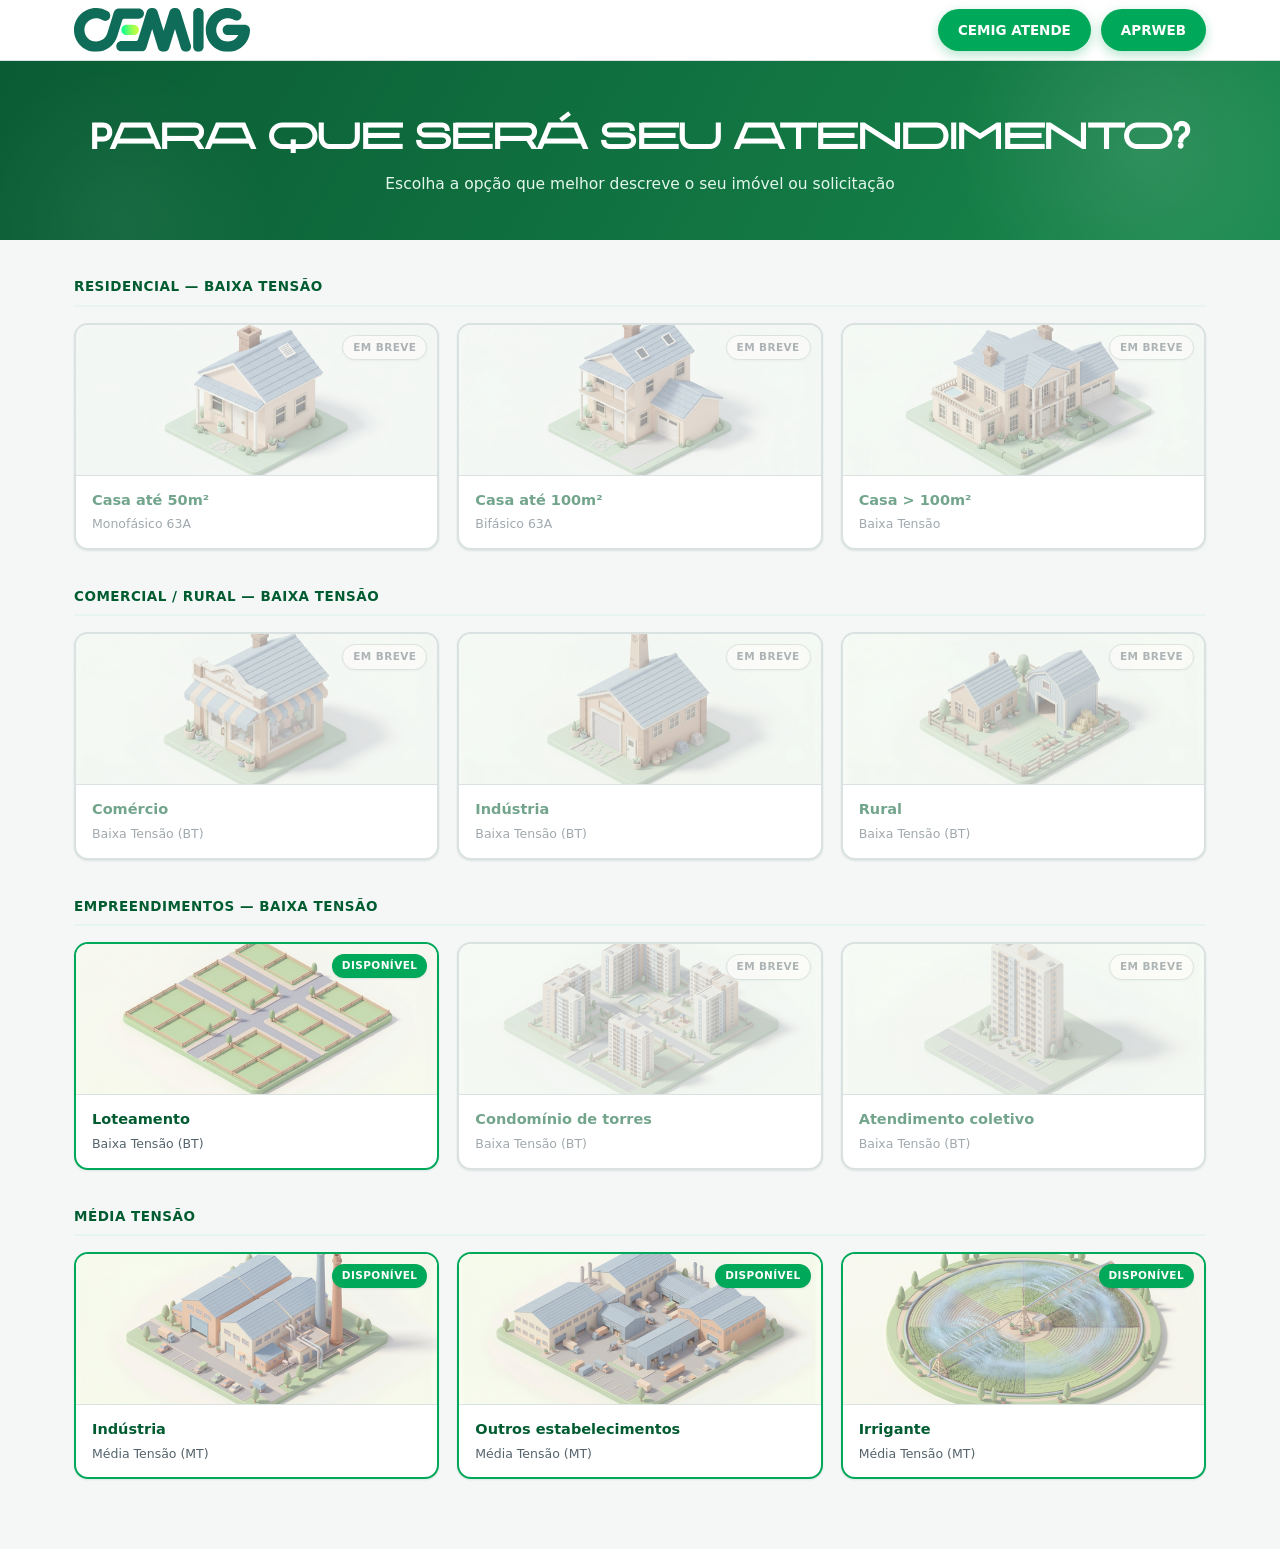
<file: index.html>
<!DOCTYPE html>
<html lang="pt-BR">
<head>
<meta charset="UTF-8">
<meta name="viewport" content="width=device-width, initial-scale=1.0">
<title>Portal de Atendimento — Cemig</title>
<link rel="stylesheet" href="css/portal.css">
</head>
<body>

<header class="site"><div class="wrap">
  <a href="#" class="logo"><img src="assets/logo-cemig.svg" alt="Cemig" height="44"></a>
  <div style="display:flex;gap:10px">
    <a href="https://atende.cemig.com.br/Login" target="_blank" rel="noopener" class="header-cta">CEMIG ATENDE</a>
    <a href="https://partapr.cemig.com.br/PARTAPR/SelecaoModulo.aspx" target="_blank" rel="noopener" class="header-cta">APRWEB</a>
  </div>
</div></header>

<section class="portal-hero"><div class="wrap">
  <h1 class="font-ssbroad">Para que será seu atendimento?</h1>
  <p>Escolha a opção que melhor descreve o seu imóvel ou solicitação</p>
</div></section>

<main class="portal">

  <section class="portal-section">
    <div class="portal-section-label">Residencial — Baixa Tensão</div>
    <div class="portal-grid">
      <div class="portal-card disabled">
        <span class="badge soon">Em breve</span>
        <div class="imgwrap"><img src="assets/portal/img_casa1.png" alt="Casa até 50m²"></div>
        <div class="body">
          <div class="title">Casa até 50m²</div>
          <div class="subtitle">Monofásico 63A</div>
        </div>
      </div>
      <div class="portal-card disabled">
        <span class="badge soon">Em breve</span>
        <div class="imgwrap"><img src="assets/portal/img_casa2.png" alt="Casa até 100m²"></div>
        <div class="body">
          <div class="title">Casa até 100m²</div>
          <div class="subtitle">Bifásico 63A</div>
        </div>
      </div>
      <div class="portal-card disabled">
        <span class="badge soon">Em breve</span>
        <div class="imgwrap"><img src="assets/portal/img_casa3.png" alt="Casa maior que 100m²"></div>
        <div class="body">
          <div class="title">Casa &gt; 100m²</div>
          <div class="subtitle">Baixa Tensão</div>
        </div>
      </div>
    </div>
  </section>

  <section class="portal-section">
    <div class="portal-section-label">Comercial / Rural — Baixa Tensão</div>
    <div class="portal-grid">
      <div class="portal-card disabled">
        <span class="badge soon">Em breve</span>
        <div class="imgwrap"><img src="assets/portal/img_comercio.png" alt="Comércio"></div>
        <div class="body">
          <div class="title">Comércio</div>
          <div class="subtitle">Baixa Tensão (BT)</div>
        </div>
      </div>
      <div class="portal-card disabled">
        <span class="badge soon">Em breve</span>
        <div class="imgwrap"><img src="assets/portal/img_industria_bt.png" alt="Indústria"></div>
        <div class="body">
          <div class="title">Indústria</div>
          <div class="subtitle">Baixa Tensão (BT)</div>
        </div>
      </div>
      <div class="portal-card disabled">
        <span class="badge soon">Em breve</span>
        <div class="imgwrap"><img src="assets/portal/img_rural.png" alt="Rural"></div>
        <div class="body">
          <div class="title">Rural</div>
          <div class="subtitle">Baixa Tensão (BT)</div>
        </div>
      </div>
    </div>
  </section>

  <section class="portal-section">
    <div class="portal-section-label">Empreendimentos — Baixa Tensão</div>
    <div class="portal-grid">
      <a class="portal-card available" href="loteamento/">
        <span class="badge available">Disponível</span>
        <div class="imgwrap"><img src="assets/portal/img_loteamento.png" alt="Loteamento"></div>
        <div class="body">
          <div class="title">Loteamento</div>
          <div class="subtitle">Baixa Tensão (BT)</div>
        </div>
      </a>
      <div class="portal-card disabled">
        <span class="badge soon">Em breve</span>
        <div class="imgwrap"><img src="assets/portal/img_condominio.png" alt="Condomínio de torres"></div>
        <div class="body">
          <div class="title">Condomínio de torres</div>
          <div class="subtitle">Baixa Tensão (BT)</div>
        </div>
      </div>
      <div class="portal-card disabled">
        <span class="badge soon">Em breve</span>
        <div class="imgwrap"><img src="assets/portal/img_coletivo.png" alt="Atendimento coletivo"></div>
        <div class="body">
          <div class="title">Atendimento coletivo</div>
          <div class="subtitle">Baixa Tensão (BT)</div>
        </div>
      </div>
    </div>
  </section>

  <section class="portal-section">
    <div class="portal-section-label">Média Tensão</div>
    <div class="portal-grid">
      <a class="portal-card available" href="mt/?atividade=Industrial">
        <span class="badge available">Disponível</span>
        <div class="imgwrap"><img src="assets/portal/img_industria_mt.png" alt="Indústria"></div>
        <div class="body">
          <div class="title">Indústria</div>
          <div class="subtitle">Média Tensão (MT)</div>
        </div>
      </a>
      <a class="portal-card available" href="mt/">
        <span class="badge available">Disponível</span>
        <div class="imgwrap"><img src="assets/portal/img_outros_mt.png" alt="Outros estabelecimentos"></div>
        <div class="body">
          <div class="title">Outros estabelecimentos</div>
          <div class="subtitle">Média Tensão (MT)</div>
        </div>
      </a>
      <a class="portal-card available" href="mt/?atividade=Irrigação">
        <span class="badge available">Disponível</span>
        <div class="imgwrap"><img src="assets/portal/img_irrigante.png" alt="Irrigante"></div>
        <div class="body">
          <div class="title">Irrigante</div>
          <div class="subtitle">Média Tensão (MT)</div>
        </div>
      </a>
    </div>
  </section>

</main>

</body>
</html>
</file>
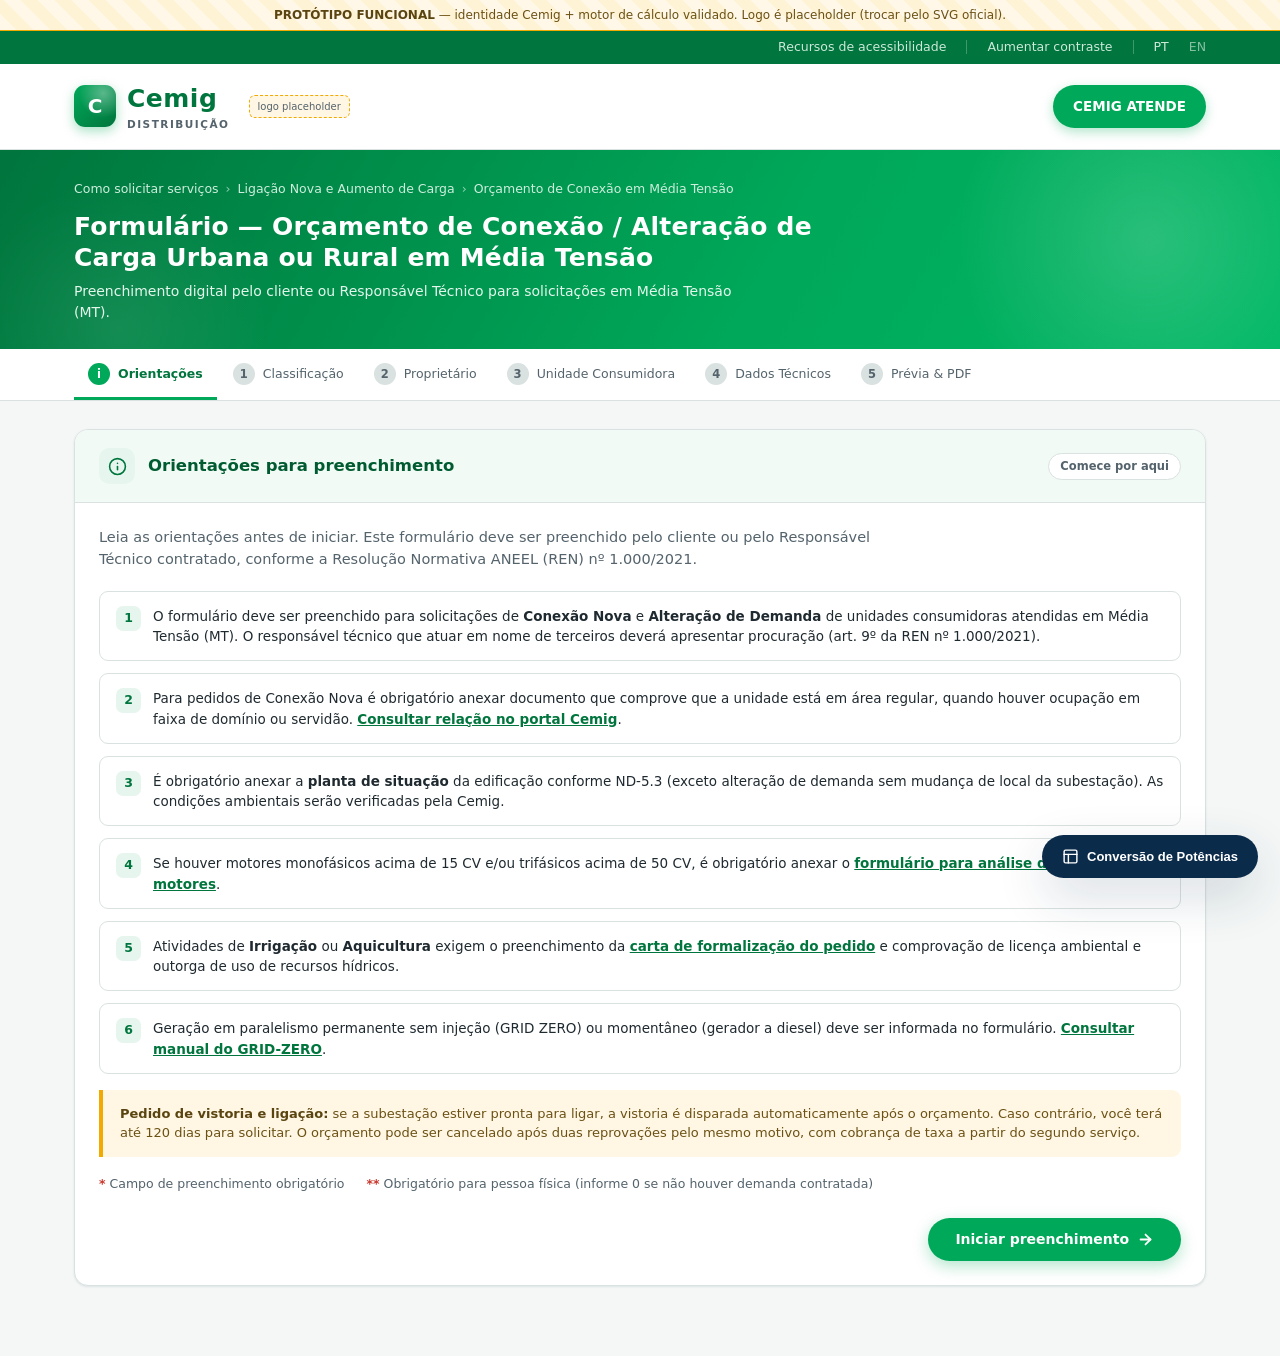
<file: _claude_pdf/index.html>
<!DOCTYPE html>
<html lang="pt-BR">
<head>
<meta charset="UTF-8">
<meta name="viewport" content="width=device-width, initial-scale=1.0">
<title>Formulário Orçamento de Conexão MT — Cemig</title>
<link rel="stylesheet" href="css/estilos.css">
<link rel="stylesheet" href="css/pdf-doc.css">
</head>
<body>

<div class="proto-banner"><b>PROTÓTIPO FUNCIONAL</b> — identidade Cemig + motor de cálculo validado. Logo é placeholder (trocar pelo SVG oficial).</div>

<div class="util-bar"><div class="wrap">
  <a href="#">Recursos de acessibilidade</a><span class="divider"></span>
  <a href="#">Aumentar contraste</a><span class="divider"></span>
  <a href="#">PT</a><a href="#" style="opacity:.6">EN</a>
</div></div>

<header class="site"><div class="wrap">
  <a href="#" class="logo"><span class="mark">C</span><span class="word">Cemig<small>Distribuição</small></span><span class="logo-note">logo placeholder</span></a>
  <a href="#" class="header-cta">CEMIG ATENDE</a>
</div></header>

<section class="service-hero"><div class="wrap">
  <div class="breadcrumb"><a href="#">Como solicitar serviços</a><span>›</span><a href="#">Ligação Nova e Aumento de Carga</a><span>›</span>Orçamento de Conexão em Média Tensão</div>
  <h1>Formulário — Orçamento de Conexão / Alteração de Carga Urbana ou Rural em Média Tensão</h1>
  <p class="sub">Preenchimento digital pelo cliente ou Responsável Técnico para solicitações em Média Tensão (MT).</p>
</div></section>

<div class="stepper-bar"><div class="stepper" id="stepper">
  <div class="step active"><span class="num"><span>i</span></span>Orientações</div>
  <div class="step"><span class="num"><span>1</span></span>Classificação</div>
  <div class="step"><span class="num"><span>2</span></span>Proprietário</div>
  <div class="step"><span class="num"><span>3</span></span>Unidade Consumidora</div>
  <div class="step"><span class="num"><span>4</span></span>Dados Técnicos</div>
  <div class="step"><span class="num"><span>5</span></span>Prévia &amp; PDF</div>
</div></div>

<main>
<!-- ============ PÁGINA 0 — ORIENTAÇÕES ============ -->
<section class="page show" id="page-0">
  <div class="card">
    <div class="card-head">
      <span class="icon"><svg viewBox="0 0 24 24" fill="none" stroke="currentColor" stroke-width="2" stroke-linecap="round" stroke-linejoin="round"><circle cx="12" cy="12" r="10"/><line x1="12" y1="16" x2="12" y2="12"/><line x1="12" y1="8" x2="12.01" y2="8"/></svg></span>
      <h2>Orientações para preenchimento</h2>
      <span class="step-tag">Comece por aqui</span>
    </div>
    <div class="card-body">
      <p class="intro-lead">Leia as orientações antes de iniciar. Este formulário deve ser preenchido pelo cliente ou pelo Responsável Técnico contratado, conforme a Resolução Normativa ANEEL (REN) nº 1.000/2021.</p>
      <ul class="orient-list">
        <li><span class="bullet">1</span><div>O formulário deve ser preenchido para solicitações de <strong>Conexão Nova</strong> e <strong>Alteração de Demanda</strong> de unidades consumidoras atendidas em Média Tensão (MT). O responsável técnico que atuar em nome de terceiros deverá apresentar procuração (art. 9º da REN nº 1.000/2021).</div></li>
        <li><span class="bullet">2</span><div>Para pedidos de Conexão Nova é obrigatório anexar documento que comprove que a unidade está em área regular, quando houver ocupação em faixa de domínio ou servidão. <a href="https://www.cemig.com.br/atendimento/ligacao-nova-e-aumento-de-carga/" target="_blank" rel="noopener">Consultar relação no portal Cemig</a>.</div></li>
        <li><span class="bullet">3</span><div>É obrigatório anexar a <strong>planta de situação</strong> da edificação conforme ND-5.3 (exceto alteração de demanda sem mudança de local da subestação). As condições ambientais serão verificadas pela Cemig.</div></li>
        <li><span class="bullet">4</span><div>Se houver motores monofásicos acima de 15 CV e/ou trifásicos acima de 50 CV, é obrigatório anexar o <a href="https://www.cemig.com.br/wp-content/uploads/2021/06/Formulario_Partida_Motores.xls" target="_blank" rel="noopener">formulário para análise de partida de motores</a>.</div></li>
        <li><span class="bullet">5</span><div>Atividades de <strong>Irrigação</strong> ou <strong>Aquicultura</strong> exigem o preenchimento da <a href="https://www.cemig.com.br/wp-content/uploads/2025/01/formaliza_solic_desconto_irrigante_aquicultor_versao_D_portal_Cemig.docx" target="_blank" rel="noopener">carta de formalização do pedido</a> e comprovação de licença ambiental e outorga de uso de recursos hídricos.</div></li>
        <li><span class="bullet">6</span><div>Geração em paralelismo permanente sem injeção (GRID ZERO) ou momentâneo (gerador a diesel) deve ser informada no formulário. <a href="https://www.cemig.com.br/mini-e-microgeracao-distribuida/" target="_blank" rel="noopener">Consultar manual do GRID-ZERO</a>.</div></li>
      </ul>
      <div class="callout"><strong>Pedido de vistoria e ligação:</strong> se a subestação estiver pronta para ligar, a vistoria é disparada automaticamente após o orçamento. Caso contrário, você terá até 120 dias para solicitar. O orçamento pode ser cancelado após duas reprovações pelo mesmo motivo, com cobrança de taxa a partir do segundo serviço.</div>
      <div class="legend"><span><b>*</b> Campo de preenchimento obrigatório</span><span><b>**</b> Obrigatório para pessoa física (informe 0 se não houver demanda contratada)</span></div>
      <div class="form-nav"><span></span><button class="btn btn-primary" onclick="goTo(1)">Iniciar preenchimento<svg viewBox="0 0 24 24" fill="none" stroke="currentColor" stroke-width="2.5" stroke-linecap="round" stroke-linejoin="round"><line x1="5" y1="12" x2="19" y2="12"/><polyline points="12 5 19 12 12 19"/></svg></button></div>
    </div>
  </div>
</section>

<!-- ============ PÁGINA 1 — CLASSIFICAÇÃO ============ -->
<section class="page" id="page-1">
  <div class="card">
    <div class="card-head">
      <span class="icon"><svg viewBox="0 0 24 24" fill="none" stroke="currentColor" stroke-width="2" stroke-linecap="round" stroke-linejoin="round"><path d="M9 11l3 3L22 4"/><path d="M21 12v7a2 2 0 0 1-2 2H5a2 2 0 0 1-2-2V5a2 2 0 0 1 2-2h11"/></svg></span>
      <h2>1. Classificação do Atendimento</h2><span class="step-tag">Etapa 1 de 5</span>
    </div>
    <div class="card-body">
      <div class="grid cols-2">
        <div class="field"><label>Opção de Atendimento <span class="req">*</span></label>
          <select id="f_opcaoAtend" data-k="opcaoAtend"><option value="">Selecione…</option><option>Mercado Cativo</option><option>Mercado Livre</option></select></div>
        <div class="field"><label>Finalidade <span class="req">*</span></label>
          <select id="f_finalidade" data-k="finalidade" onchange="onFinalidade()"><option value="">Selecione…</option>
            <option>Conexão Nova</option><option>Aumento de Demanda</option><option>Redução de Demanda</option>
            <option>Adequação de Subestação</option><option>Aderir a Tarifa Monômia</option><option>Religação de Subestação</option>
            <option>Desconexão para encerramento contratual</option><option>Alteração da tensão de fornecimento BT→MT</option>
            <option>Migração Mercado livre sem Aumento de Carga</option><option>Migração Mercado livre com Aumento de Carga</option>
            <option>Migração Mercado livre com Redução de Carga</option></select></div>
      </div>
      <div class="conditional" id="instalBox" style="display:none">
        <div class="conditional-tag"><svg viewBox="0 0 24 24" width="13" height="13" fill="none" stroke="currentColor" stroke-width="2.5" stroke-linecap="round"><path d="M13 2L3 14h9l-1 8 10-12h-9l1-8z"/></svg>Campo dependente da finalidade</div>
        <div class="field"><label id="instalLabel">Informe o número da instalação <span class="req">*</span></label><input type="text" data-k="numInstalacao" placeholder="Nº da instalação"></div>
      </div>
      <div class="grid cols-3" style="margin-top:16px">
        <div class="field"><label>Número da ART/TRT do Projeto</label><input type="text" data-k="artTrt" placeholder="Ex.: 0000000000000"></div>
        <div class="field"><label>Telefone do RT — Celular</label><input type="tel" data-k="rtCelular" placeholder="(31) 90000-0000"></div>
        <div class="field"><label>Telefone do RT — Fixo</label><input type="tel" data-k="rtFixo" placeholder="(31) 0000-0000"></div>
      </div>
      <div class="form-nav"><button class="btn btn-ghost" onclick="goTo(0)"><svg viewBox="0 0 24 24" fill="none" stroke="currentColor" stroke-width="2.5" stroke-linecap="round" stroke-linejoin="round"><line x1="19" y1="12" x2="5" y2="12"/><polyline points="12 19 5 12 12 5"/></svg>Voltar</button>
        <span class="progress-mini">Etapa 1 de 5</span>
        <button class="btn btn-primary" onclick="goTo(2)">Avançar<svg viewBox="0 0 24 24" fill="none" stroke="currentColor" stroke-width="2.5" stroke-linecap="round" stroke-linejoin="round"><line x1="5" y1="12" x2="19" y2="12"/><polyline points="12 5 19 12 12 19"/></svg></button></div>
    </div>
  </div>
</section>

<!-- ============ PÁGINA 2 — PROPRIETÁRIO + CORRESPONDÊNCIA ============ -->
<section class="page" id="page-2">
  <div class="card">
    <div class="card-head"><span class="icon"><svg viewBox="0 0 24 24" fill="none" stroke="currentColor" stroke-width="2" stroke-linecap="round" stroke-linejoin="round"><path d="M20 21v-2a4 4 0 0 0-4-4H8a4 4 0 0 0-4 4v2"/><circle cx="12" cy="7" r="4"/></svg></span>
      <h2>2. Dados do Proprietário</h2><span class="step-tag">Etapa 2 de 5</span></div>
    <div class="card-body">
      <div class="grid cols-2">
        <div class="field span-2"><label>Nome Completo ou Razão Social <span class="req">*</span></label><input type="text" data-k="nome" placeholder="Nome completo ou razão social"></div>
        <div class="field"><label>CPF / CNPJ <span class="req">*</span></label><input type="text" id="f_cpfcnpj" data-k="cpfCnpj" placeholder="000.000.000-00" oninput="onCpfCnpj()"><span class="field-note" id="cpfMsg"></span></div>
        <div class="field"><label>Telefone do cliente <span class="req">*</span></label><input type="tel" data-k="telCliente" placeholder="(31) 90000-0000"></div>
        <div class="field"><label>E-mail do cliente</label><input type="email" data-k="emailCliente" placeholder="email@exemplo.com"></div>
        <div class="field"><label>Telefone do solicitante</label><input type="tel" data-k="telSolicitante" placeholder="(31) 90000-0000"></div>
        <div class="field"><label>E-mail do solicitante</label><input type="email" data-k="emailSolicitante" placeholder="email@exemplo.com"></div>
      </div>

      <div class="subhead">3. E-mail ou Endereço para Correspondência / Entrega da Conta</div>
      <div class="grid cols-3">
        <div class="field"><label>Deseja escolher data de vencimento? <span class="req">*</span></label>
          <select data-k="desejaVenc" onchange="onVenc()"><option value="">Selecione…</option><option>Sim</option><option>Não</option></select></div>
        <div class="field" id="vencDiaBox" style="display:none"><label>Dia do vencimento</label>
          <select data-k="diaVenc"><option value="">—</option><option>1</option><option>6</option><option>11</option><option>17</option><option>22</option><option>27</option></select></div>
        <div class="field"><label>Modalidade da obra <span class="opt">(se houver)</span></label>
          <select data-k="modalidadeObra"><option value="">—</option><option>PART</option><option>CEMIG</option></select></div>
      </div>
      <div class="grid cols-2" style="margin-top:16px">
        <div class="field"><label>Como deseja receber a correspondência?</label>
          <select data-k="formaCorresp" onchange="onCorresp()"><option value="">Selecione…</option><option>E-mail</option><option>Endereço</option><option>Agência Correios(Caixa Postal)</option></select></div>
        <div class="field" id="correspEmailBox" style="display:none"><label>Informar e-mail</label><input type="email" data-k="emailCorresp" placeholder="email@exemplo.com"></div>
      </div>

      <div id="endCorrespBox" style="display:none">
        <div class="conditional" style="margin-top:16px">
          <div class="conditional-tag">Endereço para recebimento do orçamento de conexão</div>
          <div class="grid cols-4">
            <div class="field span-3"><label>Rua / Av.</label><input type="text" data-k="ec_rua"></div>
            <div class="field"><label>Nº</label><input type="text" data-k="ec_num"></div>
            <div class="field span-2"><label>Complemento</label><input type="text" data-k="ec_compl"></div>
            <div class="field"><label>Bairro / Distrito</label><input type="text" data-k="ec_bairro"></div>
            <div class="field"><label>CEP</label><input type="text" data-k="ec_cep" placeholder="00000-000"></div>
            <div class="field span-2"><label>Município</label><input type="text" data-k="ec_municipio"></div>
            <div class="field"><label>Estado</label><input type="text" data-k="ec_estado" value="MG"></div>
          </div>
        </div>
      </div>

      <div class="field span-full" style="margin-top:16px"><label>Conta globalizada <span class="opt">(poder público — código de débito automático globalizado da fatura)</span></label>
        <input type="text" data-k="contaGlobalizada" placeholder="Nº da conta globalizada (se aplicável)"></div>

      <div class="form-nav"><button class="btn btn-ghost" onclick="goTo(1)"><svg viewBox="0 0 24 24" fill="none" stroke="currentColor" stroke-width="2.5" stroke-linecap="round" stroke-linejoin="round"><line x1="19" y1="12" x2="5" y2="12"/><polyline points="12 19 5 12 12 5"/></svg>Voltar</button>
        <span class="progress-mini">Etapa 2 de 5</span>
        <button class="btn btn-primary" onclick="goTo(3)">Avançar<svg viewBox="0 0 24 24" fill="none" stroke="currentColor" stroke-width="2.5" stroke-linecap="round" stroke-linejoin="round"><line x1="5" y1="12" x2="19" y2="12"/><polyline points="12 5 19 12 12 19"/></svg></button></div>
    </div>
  </div>
</section>
<!-- ============ PÁGINA 3 — UNIDADE CONSUMIDORA ============ -->
<section class="page" id="page-3">
  <div class="card">
    <div class="card-head"><span class="icon"><svg viewBox="0 0 24 24" fill="none" stroke="currentColor" stroke-width="2" stroke-linecap="round" stroke-linejoin="round"><path d="M3 9l9-7 9 7v11a2 2 0 0 1-2 2H5a2 2 0 0 1-2-2z"/><polyline points="9 22 9 12 15 12 15 22"/></svg></span>
      <h2>4. Dados da Unidade Consumidora</h2><span class="step-tag">Etapa 3 de 5</span></div>
    <div class="card-body">
      <p class="field-note" style="margin-bottom:14px">Endereço do ponto de entrega.</p>
      <div class="grid cols-2">
        <div class="field"><label>Atividade desenvolvida na unidade <span class="req">*</span></label>
          <select id="f_atividade" data-k="atividade" onchange="onAtividade()"><option value="">Selecione…</option></select></div>
        <div class="field"><label>Ramo da Atividade <span class="req">*</span></label><input type="text" data-k="ramoAtividade" placeholder="Ramo da atividade"></div>
      </div>
      <div id="irrigacaoAlert"></div>

      <div class="grid cols-4" style="margin-top:16px">
        <div class="field"><label>CEP <span class="req">*</span></label><input type="text" data-k="uc_cep" placeholder="00000-000"></div>
        <div class="field"><label>Localização <span class="req">*</span></label>
          <select id="f_localizacao" data-k="localizacao" onchange="onLocalizacao()"><option value="">Selecione…</option><option>Urbana</option><option>Rural</option></select></div>
        <div class="field"><label>Município <span class="req">*</span></label><input type="text" data-k="uc_municipio"></div>
        <div class="field"><label>Estado <span class="req">*</span></label><input type="text" data-k="uc_estado" value="MG"></div>
      </div>

      <div class="subhead">Coordenadas do local de atendimento</div>
      <p class="field-note" id="coordHint" style="margin-bottom:12px">Informe as coordenadas do local de atendimento.</p>
      <div class="grid cols-4">
        <div class="field"><label>Fuso</label><select data-k="fuso"><option value="">—</option><option>22°</option><option>23°</option><option>24°</option></select></div>
        <div class="field"><label id="latLabel">Latitude <span class="req">*</span></label><input type="number" step="any" data-k="latitude" placeholder="-19.92" oninput="onCoord()"></div>
        <div class="field"><label id="lonLabel">Longitude <span class="req">*</span></label><input type="number" step="any" data-k="longitude" placeholder="-43.94" oninput="onCoord()"></div>
        <div class="field"><label>Coordenada em UTM</label><input type="text" data-k="utm" placeholder="(opcional)"></div>
      </div>
      <!-- coordenadas novas (quando não é conexão nova) -->
      <div class="grid cols-4" id="coordNovaBox" style="display:none;margin-top:12px">
        <div class="field"></div>
        <div class="field"><label>Latitude nova <span class="req">*</span></label><input type="number" step="any" data-k="latitudeNova" placeholder="-19.92" oninput="onCoord()"></div>
        <div class="field"><label>Longitude nova <span class="req">*</span></label><input type="number" step="any" data-k="longitudeNova" placeholder="-43.94" oninput="onCoord()"></div>
        <div class="field"></div>
      </div>
      <div id="coordAlert"></div>

      <!-- Bloco URBANO -->
      <div id="blocoUrbano" style="display:none">
        <div class="subhead">Endereço (Urbano)</div>
        <div class="grid cols-4">
          <div class="field span-3"><label>Endereço <span class="req">*</span></label><input type="text" data-k="urb_endereco"></div>
          <div class="field"><label>Nº <span class="req">*</span></label><input type="text" data-k="urb_num"></div>
          <div class="field span-2"><label>Bairro <span class="req">*</span></label><input type="text" data-k="urb_bairro"></div>
          <div class="field span-2"><label>Complemento</label><input type="text" data-k="urb_compl"></div>
        </div>
      </div>
      <!-- Bloco RURAL -->
      <div id="blocoRural" style="display:none">
        <div class="subhead">Endereço (Rural)</div>
        <div class="grid cols-2">
          <div class="field"><label>Distrito / Comunidade / Região <span class="req">*</span></label><input type="text" data-k="rur_distrito"></div>
          <div class="field"><label>Nome da Propriedade <span class="req">*</span></label><input type="text" data-k="rur_propriedade"></div>
        </div>
      </div>
      <div class="grid cols-2" style="margin-top:16px">
        <div class="field"><label>Ponto de Referência</label><input type="text" data-k="pontoReferencia"></div>
        <div class="field"><label>Nº Instalação do Vizinho</label><input type="text" data-k="instalVizinho"></div>
      </div>

      <div class="subhead">Questões ambientais</div>
      <div class="grid cols-2">
        <div class="field"><label>A UC está inserida em Área de Preservação Permanente (APP) e/ou Unidade de Conservação?</label>
          <select data-k="app" onchange="onAmbiental()"><option value="">Selecione…</option><option>Sim</option><option>Não</option></select></div>
        <div class="field"><label>A UC está inserida em Reserva Legal?</label>
          <select data-k="reservaLegal" onchange="onAmbiental()"><option value="">Selecione…</option><option>Sim</option><option>Não</option></select></div>
      </div>
      <div id="ambientalAlert"></div>

      <div class="grid cols-2" style="margin-top:16px">
        <div class="field span-full"><label>A subestação está pronta para ser ligada? <span class="req">*</span></label>
          <select data-k="subPronta" onchange="onSubPronta()"><option value="">Selecione…</option><option>Sim</option><option>Não</option></select></div>
      </div>
      <div id="subProntaAlert"></div>

      <div class="form-nav"><button class="btn btn-ghost" onclick="goTo(2)"><svg viewBox="0 0 24 24" fill="none" stroke="currentColor" stroke-width="2.5" stroke-linecap="round" stroke-linejoin="round"><line x1="19" y1="12" x2="5" y2="12"/><polyline points="12 19 5 12 12 5"/></svg>Voltar</button>
        <span class="progress-mini">Etapa 3 de 5</span>
        <button class="btn btn-primary" onclick="goTo(4)">Avançar<svg viewBox="0 0 24 24" fill="none" stroke="currentColor" stroke-width="2.5" stroke-linecap="round" stroke-linejoin="round"><line x1="5" y1="12" x2="19" y2="12"/><polyline points="12 5 19 12 12 19"/></svg></button></div>
    </div>
  </div>
</section>
<!-- ============ PÁGINA 4 — DADOS TÉCNICOS ============ -->
<section class="page" id="page-4">
  <div class="card">
    <div class="card-head"><span class="icon"><svg viewBox="0 0 24 24" fill="none" stroke="currentColor" stroke-width="2" stroke-linecap="round" stroke-linejoin="round"><path d="M14.7 6.3a1 1 0 0 0 0 1.4l1.6 1.6a1 1 0 0 0 1.4 0l3.77-3.77a6 6 0 0 1-7.94 7.94l-6.91 6.91a2.12 2.12 0 0 1-3-3l6.91-6.91a6 6 0 0 1 7.94-7.94l-3.76 3.76z"/></svg></span>
      <h2>5. Dados Técnicos</h2><span class="step-tag">Etapa 4 de 5</span></div>
    <div class="card-body">
      <div class="grid cols-3">
        <div class="field"><label>Nível de tensão da rede MT <span class="req">*</span></label>
          <select id="f_tensaoMT" data-k="tensaoMT" onchange="recalcTecnico()"><option value="">Selecione…</option><option value="13.8">13,8 kV</option><option value="22">22 kV</option><option value="34.5">34,5 kV</option></select></div>
        <div class="field"><label>Subestação compartilhada (multimedição)?</label>
          <select id="f_compartilhada" data-k="compartilhada" onchange="onCompartilhada()"><option value="">Selecione…</option><option>Sim</option><option>Não</option></select></div>
        <div class="field" id="qtdCubiculosBox" style="display:none"><label>Quantos cubículos?</label><input type="number" min="1" data-k="qtdCubiculos" placeholder="Ex.: 2"></div>
      </div>
      <div id="compartilhadaAlert"></div>

      <!-- TRANSFORMADORES -->
      <div class="subhead">Transformador(es) <span class="req">*</span></div>
      <div class="tbl-scroll">
        <table class="tbl" id="trafoTbl">
          <thead><tr><th style="width:70px">Trafo</th><th>Potência (kVA)</th><th>Qtde</th><th>Relação I mag / I nominal</th><th style="width:46px"></th></tr></thead>
          <tbody id="trafoBody"></tbody>
          <tfoot><tr><td>Σ</td><td class="calc" id="trafoPotTotal">0</td><td class="calc" id="trafoQtdTotal">0</td><td colspan="2"></td></tr></tfoot>
        </table>
      </div>
      <button class="btn-add" onclick="addTrafo()"><svg viewBox="0 0 24 24" width="15" height="15" fill="none" stroke="currentColor" stroke-width="2.5" stroke-linecap="round"><line x1="12" y1="5" x2="12" y2="19"/><line x1="5" y1="12" x2="19" y2="12"/></svg>Adicionar transformador</button>

      <!-- MOTORES / CARGAS ESPECIAIS -->
      <div class="subhead">Motores / Cargas Especiais <span class="opt">(preencha se houver)</span></div>
      <div class="tbl-scroll">
        <table class="tbl" id="motorTbl">
          <thead><tr>
            <th>Tipo</th><th>Pot (CV)</th><th>FP</th><th>Rend (η)</th><th>Tensão (V)</th><th>Ip/In</th>
            <th class="calc">Pot (kVA)</th><th class="calc">Pot (kW)</th><th class="calc">I nom (A)</th><th class="calc">I part (A)</th><th>Tempo Ip (s)</th><th class="calc">Ip prim (A)</th><th>Disp. partida</th><th style="width:46px"></th>
          </tr></thead>
          <tbody id="motorBody"></tbody>
        </table>
      </div>
      <button class="btn-add" onclick="addMotor()"><svg viewBox="0 0 24 24" width="15" height="15" fill="none" stroke="currentColor" stroke-width="2.5" stroke-linecap="round"><line x1="12" y1="5" x2="12" y2="19"/><line x1="5" y1="12" x2="19" y2="12"/></svg>Adicionar motor</button>

      <!-- Carga operante na partida — OCULTO temporariamente (a pedido) -->
      <div id="blocoCargaOperante" style="display:none">
        <div class="subhead">Carga operante na partida do maior motor <span class="opt">(se houver motores)</span></div>
        <div class="grid cols-3">
          <div class="field"><label>Carga operante na partida (kVA)</label><input type="number" step="any" data-k="cargaOperante"></div>
          <div class="field"><label>Corrente de partida (Ip) prevista (A)</label><input type="number" step="any" data-k="ipPrevista"></div>
          <div class="field"><label>Tempo (t) da corrente de partida (s)</label><input type="number" step="any" data-k="tempoPartida"></div>
        </div>
      </div>

      <!-- Conexão Nova vs Alteração -->
      <div id="blocoConexaoNova" style="display:none">
        <div class="subhead">Para Conexão Nova</div>
        <div class="grid cols-3">
          <div class="field"><label>Potência (Transformadores) <span class="req">*</span></label><input type="text" id="cn_pot" data-k="cn_pot" readonly></div>
          <div class="field"><label>Quantidade (Transformadores) <span class="req">*</span></label><input type="text" id="cn_qtd" data-k="cn_qtd" readonly></div>
          <div class="field"><label>Tipo de Subestação <span class="req">*</span></label><select id="cn_tipoSE" data-k="cn_tipoSE" onchange="recalcRamal()"><option value="">Selecione…</option></select></div>
        </div>
      </div>
      <div id="blocoAlteracao" style="display:none">
        <div class="subhead">Para Alteração de Demanda</div>
        <div class="grid cols-3">
          <div class="field"><label>Potência (Trafos) atual <span class="req">*</span></label><input type="number" step="any" data-k="alt_potAtual"></div>
          <div class="field"><label>Qtde atual <span class="req">*</span></label><input type="number" data-k="alt_qtdAtual"></div>
          <div class="field"></div>
          <div class="field"><label>Potência (Trafos) futura <span class="req">*</span></label><input type="text" id="alt_potFutura" data-k="alt_potFutura" readonly></div>
          <div class="field"><label>Qtde futura <span class="req">*</span></label><input type="text" id="alt_qtdFutura" data-k="alt_qtdFutura" readonly></div>
          <div class="field"></div>
          <div class="field"><label>Haverá troca do tipo de subestação? <span class="req">*</span></label>
            <select id="alt_troca" data-k="alt_troca" onchange="onTrocaSE()"><option value="">Selecione…</option><option>Sim</option><option>Não</option></select></div>
          <div class="field" id="alt_tipoAtualBox"><label id="alt_tipoAtualLbl">Tipo de Subestação atual <span class="req">*</span></label>
            <select id="alt_tipoAtual" data-k="alt_tipoAtual" onchange="recalcRamal()"><option value="">Selecione…</option><option>Subestação Nº 1</option><option>Subestação Nº 2</option><option>Subestação Nº 4</option><option>Subestação Nº 5</option><option>Subestação Nº 6</option><option>Subestação Nº 8</option></select></div>
          <div class="field" id="alt_tipoParaBox" style="display:none"><label>Tipo de Subestação (Para) <span class="req">*</span></label>
            <select id="alt_tipoPara" data-k="alt_tipoPara" onchange="recalcRamal()"><option value="">Selecione…</option></select></div>
        </div>
      </div>

      <!-- Tarifa monômia -->
      <div class="subhead">Tarifação e Demanda</div>
      <div class="grid cols-3">
        <div class="field"><label>Faturada por tarifa monômia? <span class="req">*</span></label>
          <select id="f_monomia" data-k="monomia" onchange="recalcTecnico()"><option value="">Selecione…</option><option>Sim</option><option>Não</option></select></div>
        <div class="field"><label>Modalidade tarifária horária <span class="req">*</span></label>
          <select id="f_modalidade" data-k="modalidade" onchange="onModalidade()"><option value="">Selecione…</option><option>Verde</option><option>Azul</option></select></div>
        <div class="field"><label>Haverá demanda escalonada? <span class="req">*</span></label>
          <select id="f_escalonada" data-k="escalonada" onchange="onEscalonada()"><option value="">Selecione…</option><option>Sim</option><option>Não</option></select></div>
      </div>
      <div id="monomiaAlert"></div>

      <div class="grid cols-2" id="demandaBox" style="margin-top:16px">
        <div class="field"><label id="dem1Lbl">Demanda contratada (kW) <span class="req">*</span></label><input type="number" step="any" data-k="demanda1" oninput="recalcTecnico()"></div>
        <div class="field" id="dem2Box"><label id="dem2Lbl">Demanda futura (kW) <span class="req">*</span></label><input type="number" step="any" data-k="demanda2" oninput="recalcTecnico()"></div>
        <div class="field" id="dem3Box" style="display:none"><label id="dem3Lbl">Demanda fora de ponta (kW)</label><input type="number" step="any" data-k="demanda3"></div>
        <div class="field" id="dem4Box" style="display:none"><label id="dem4Lbl">Fora ponta futura (kW)</label><input type="number" step="any" data-k="demanda4"></div>
      </div>
      <div id="demandaAlert"></div>

      <!-- Geração -->
      <div class="subhead">Geração e Baixa Tensão</div>
      <div class="grid cols-2">
        <div class="field"><label>Possui geração em paralelismo momentâneo (gerador a diesel)? <span class="req">*</span></label>
          <select data-k="gerMomentaneo" onchange="onGeracao('mom')"><option value="">Selecione…</option><option>Sim</option><option>Não</option></select></div>
        <div class="field" id="gerMomPotBox" style="display:none"><label>Informar potência da geração (kVA)</label><input type="number" step="any" data-k="gerMomentaneoPot"></div>
        <div class="field"><label>Possui geração em paralelismo permanente sem injeção (GRID ZERO)? <span class="req">*</span></label>
          <select data-k="gridZero" onchange="onGeracao('grid')"><option value="">Selecione…</option><option>Sim</option><option>Não</option></select></div>
        <div class="field" id="gridZeroPotBox" style="display:none"><label>Informar potência da geração (kVA)</label><input type="number" step="any" data-k="gridZeroPot"></div>
        <div class="field"><label>Possui unidades consumidoras de Baixa Tensão (BT) na mesma propriedade? <span class="req">*</span></label>
          <select data-k="btMesmaProp"><option value="">Selecione…</option><option>Sim</option><option>Não</option></select></div>
      </div>

      <!-- RAMAL DE ENTRADA (galeria visual) -->
      <div class="subhead">Ramal de Entrada <span class="req">*</span></div>
      <p class="field-note" style="margin-bottom:12px">Selecione a figura que representa o ramal de entrada que atende ou atenderá a unidade consumidora, conforme o tipo de subestação e a ND-5.3.</p>
      <div id="ramalGallery" class="ramal-gallery"></div>
      <div id="ramalEmpty" class="ramal-empty">Preencha o nível de tensão, a localização, o tipo de subestação e a finalidade para visualizar os ramais elegíveis.</div>

      <div class="field span-full" style="margin-top:18px"><label>Observações</label><textarea data-k="observacoes" placeholder="Observações adicionais (opcional)"></textarea></div>

      <div class="form-nav"><button class="btn btn-ghost" onclick="goTo(3)"><svg viewBox="0 0 24 24" fill="none" stroke="currentColor" stroke-width="2.5" stroke-linecap="round" stroke-linejoin="round"><line x1="19" y1="12" x2="5" y2="12"/><polyline points="12 19 5 12 12 5"/></svg>Voltar</button>
        <span class="progress-mini">Etapa 4 de 5</span>
        <button class="btn btn-primary" onclick="goTo(5)">Ver prévia<svg viewBox="0 0 24 24" fill="none" stroke="currentColor" stroke-width="2.5" stroke-linecap="round" stroke-linejoin="round"><line x1="5" y1="12" x2="19" y2="12"/><polyline points="12 5 19 12 12 19"/></svg></button></div>
    </div>
  </div>
</section>

<!-- ============ PÁGINA 5 — PRÉVIA & PDF ============ -->
<section class="page" id="page-5">
  <div class="card">
    <div class="card-head"><span class="icon"><svg viewBox="0 0 24 24" fill="none" stroke="currentColor" stroke-width="2" stroke-linecap="round" stroke-linejoin="round"><path d="M14 2H6a2 2 0 0 0-2 2v16a2 2 0 0 0 2 2h12a2 2 0 0 0 2-2V8z"/><polyline points="14 2 14 8 20 8"/></svg></span>
      <h2>6. Prévia do Formulário</h2><span class="step-tag">Etapa 5 de 5</span></div>
    <div class="card-body">
      <div class="alert info no-print"><svg viewBox="0 0 24 24" fill="none" stroke="currentColor" stroke-width="2" stroke-linecap="round"><circle cx="12" cy="12" r="10"/><line x1="12" y1="16" x2="12" y2="12"/><line x1="12" y1="8" x2="12.01" y2="8"/></svg><div>Confira os dados abaixo. Se algo estiver incorreto, volte às etapas anteriores. Quando estiver tudo certo, exporte o PDF.</div></div>
      <div id="previewContent" class="preview-doc"></div>
      <div class="form-nav"><button class="btn btn-ghost" onclick="goTo(4)"><svg viewBox="0 0 24 24" fill="none" stroke="currentColor" stroke-width="2.5" stroke-linecap="round" stroke-linejoin="round"><line x1="19" y1="12" x2="5" y2="12"/><polyline points="12 19 5 12 12 5"/></svg>Voltar e editar</button>
        <span class="progress-mini">Pronto para exportar</span>
        <button class="btn btn-primary" onclick="exportarPDF()"><svg viewBox="0 0 24 24" fill="none" stroke="currentColor" stroke-width="2.5" stroke-linecap="round" stroke-linejoin="round"><path d="M21 15v4a2 2 0 0 1-2 2H5a2 2 0 0 1-2-2v-4"/><polyline points="7 10 12 15 17 10"/><line x1="12" y1="15" x2="12" y2="3"/></svg>Exportar PDF</button></div>
    </div>
  </div>
</section>

</main>

<button class="fab" onclick="abrirAnexoII()">
  <svg viewBox="0 0 24 24" fill="none" stroke="currentColor" stroke-width="2" stroke-linecap="round" stroke-linejoin="round"><rect x="3" y="3" width="18" height="18" rx="2"/><line x1="3" y1="9" x2="21" y2="9"/><line x1="9" y1="21" x2="9" y2="9"/></svg>
  Conversão de Potências
</button>

<div class="modal-overlay" id="modalAnexo">
  <div class="modal">
    <div class="modal-head"><h3>Anexo II — Conversão de Potências</h3><button class="close" onclick="fecharAnexoII()">×</button></div>
    <div class="modal-body" id="anexoBody"><p class="field-note" style="margin-bottom:14px">Tabela de referência para conversão de potências de motores em kW absorvido da rede (ND-5.2). Consulta apenas.</p><div class="tbl-scroll"><table class="tbl"><tbody><tr><td colspan="6" style="background:var(--cemig-green-soft);font-weight:800;color:var(--cemig-green-700)">A)   MOTORES MONOFÁSICOS</td></tr><tr><td colspan="6" style="background:var(--cemig-green-soft);font-weight:800;color:var(--cemig-green-700)">TABELA 15-Demanda Individual - Motores Monofásicos(ND-5.2)</td></tr><tr><td>Potência</td><td></td><td>1 Motor</td><td>2 - Motores</td><td>3 a 5 Motores</td><td>Mais de 5 Motores</td></tr><tr><td>Eixo CV</td><td>Absorvida Rede (KW)</td><td></td><td></td><td></td><td></td></tr><tr><td>1/4'</td><td>0,39</td><td>0,62</td><td>0,5</td><td>0,43</td><td>0,37</td></tr><tr><td>1/3'</td><td>0,52</td><td>0,73</td><td>0,58</td><td>0,51</td><td>0,44</td></tr><tr><td>1/2'</td><td>0,66</td><td>0,92</td><td>0,74</td><td>0,64</td><td>0,55</td></tr><tr><td>3/4'</td><td>0,89</td><td>1,24</td><td>0,99</td><td>0,87</td><td>0,74</td></tr><tr><td>1'</td><td>1,1</td><td>1,49</td><td>1,19</td><td>1,04</td><td>0,89</td></tr><tr><td>1,5'</td><td>1,58</td><td>1,93</td><td>1,54</td><td>1,35</td><td>1,16</td></tr><tr><td>2'</td><td>2,07</td><td>2,44</td><td>1,95</td><td>1,71</td><td>1,46</td></tr><tr><td>3'</td><td>3,07</td><td>3,2</td><td>2,56</td><td>2,24</td><td>1,92</td></tr><tr><td>4'</td><td>3,98</td><td>4,15</td><td>3,32</td><td>2,91</td><td>2,49</td></tr><tr><td>5'</td><td>4,91</td><td>5,22</td><td>4,18</td><td>3,65</td><td>3,13</td></tr><tr><td>7,5'</td><td>7,46</td><td>7,94</td><td>6,35</td><td>5,56</td><td>4,76</td></tr><tr><td>10'</td><td>9,44</td><td>10,04</td><td>8,03</td><td>7,03</td><td>6,02</td></tr><tr><td>12,5'</td><td>12,1</td><td>13,01</td><td>10,41</td><td>9,11</td><td>7,81</td></tr><tr><td colspan="6" style="background:var(--cemig-green-soft);font-weight:800;color:var(--cemig-green-700)">B)    MOTORES TRIFÁSICOS</td></tr><tr><td colspan="6" style="background:var(--cemig-green-soft);font-weight:800;color:var(--cemig-green-700)">TABELA 16-Motores Trifásicos (ND-5.2)</td></tr><tr><td>Potência</td><td></td><td>Demanda Individual Absorvida da Rede KVA</td><td></td><td></td><td></td></tr><tr><td>Eixo CV</td><td>Absorvida rede KW</td><td>1 Motor</td><td>2 Motores</td><td>3 a 5 Motores</td><td>Mais de 5 Motores</td></tr><tr><td>1/6'</td><td>0,25</td><td>0,37</td><td>0,3</td><td>0,26</td><td>0,22</td></tr><tr><td>1/4'</td><td>0,33</td><td>0,48</td><td>0,38</td><td>0,34</td><td>0,29</td></tr><tr><td>1/3'</td><td>0,41</td><td>0,56</td><td>0,45</td><td>0,39</td><td>0,34</td></tr><tr><td>1/2'</td><td>0,57</td><td>0,72</td><td>0,58</td><td>0,5</td><td>0,43</td></tr><tr><td>3/4'</td><td>0,82</td><td>1,08</td><td>0,86</td><td>0,76</td><td>0,65</td></tr><tr><td>1'</td><td>1,13</td><td>1,38</td><td>1,1</td><td>0,97</td><td>0,83</td></tr><tr><td>1,5'</td><td>1,58</td><td>2,03</td><td>1,62</td><td>1,42</td><td>1,22</td></tr><tr><td>2'</td><td>1,94</td><td>2,4</td><td>1,92</td><td>1,68</td><td>1,44</td></tr><tr><td>3'</td><td>2,91</td><td>3,64</td><td>2,91</td><td>2,55</td><td>2,18</td></tr><tr><td>4'</td><td>3,82</td><td>4,96</td><td>3,97</td><td>3,47</td><td>2,98</td></tr><tr><td>5'</td><td>4,78</td><td>5,62</td><td>4,5</td><td>3,93</td><td>3,37</td></tr><tr><td>6'</td><td>5,45</td><td>6,49</td><td>5,19</td><td>4,54</td><td>3,89</td></tr><tr><td>7,5'</td><td>6,9</td><td>8,12</td><td>6,5</td><td>5,68</td><td>4,87</td></tr><tr><td>10'</td><td>9,68</td><td>10,76</td><td>8,61</td><td>7,53</td><td>6,46</td></tr><tr><td>12,5'</td><td>11,79</td><td>13,25</td><td>10,6</td><td>9,28</td><td>7,95</td></tr><tr><td>15'</td><td>13,63</td><td>14,98</td><td>11,98</td><td>10,49</td><td>8,99</td></tr><tr><td>20'</td><td>18,4</td><td>20,67</td><td>16,54</td><td>14,47</td><td>12,4</td></tr><tr><td>25'</td><td>22,44</td><td>24,66</td><td>19,73</td><td>17,26</td><td>14,8</td></tr><tr><td>30'</td><td>26,93</td><td>29,59</td><td>23,67</td><td>20,71</td><td>17,76</td></tr><tr><td>50'</td><td>44,34</td><td>49,27</td><td>23,67</td><td>20,71</td><td>17,76</td></tr><tr><td>60'</td><td>51,35</td><td>57,7</td><td>23,67</td><td>20,71</td><td>17,76</td></tr><tr><td>75'</td><td>62,73</td><td>70,48</td><td>23,67</td><td>20,71</td><td>17,76</td></tr><tr><td colspan="6" style="background:var(--cemig-green-soft);font-weight:800;color:var(--cemig-green-700)">C)   AR CONDICIONADO</td></tr><tr><td colspan="6" style="background:var(--cemig-green-soft);font-weight:800;color:var(--cemig-green-700)">Tabela 27 - Potências Nominais De Condicionadores De Ar Tipo Janela (ND-5.2)</td></tr><tr><td colspan="6" style="background:var(--cemig-green-soft);font-weight:800;color:var(--cemig-green-700)">CAPACIDADE POTÊNCIA NOMINAL</td></tr><tr><td>BTU/h</td><td>Kcal/h</td><td>kW</td><td>kVA</td><td></td><td></td></tr><tr><td>8500</td><td>2125</td><td>1,3</td><td>1,55</td><td></td><td></td></tr><tr><td>10000</td><td>2500</td><td>1,4</td><td>1,65</td><td></td><td></td></tr><tr><td>12000</td><td>3000</td><td>1,6</td><td>1,9</td><td></td><td></td></tr><tr><td>14000</td><td>3500</td><td>1,9</td><td>2,1</td><td></td><td></td></tr><tr><td>18000</td><td>4500</td><td>2,6</td><td>2,86</td><td></td><td></td></tr><tr><td>21000</td><td>5250</td><td>2,8</td><td>3,08</td><td></td><td></td></tr><tr><td>30000</td><td>7500</td><td>3,6</td><td>4</td><td></td><td></td></tr></tbody></table></div></div>
  </div>
</div>

<script src="js/lib/html2pdf.bundle.min.js"></script>
<script src="js/calculo.js"></script>
<script src="js/dados.js"></script>
<script src="js/ramais-b64.js"></script>
<script src="js/app.js"></script>
<script src="js/pdf.js"></script>
</body>
</html>
</file>
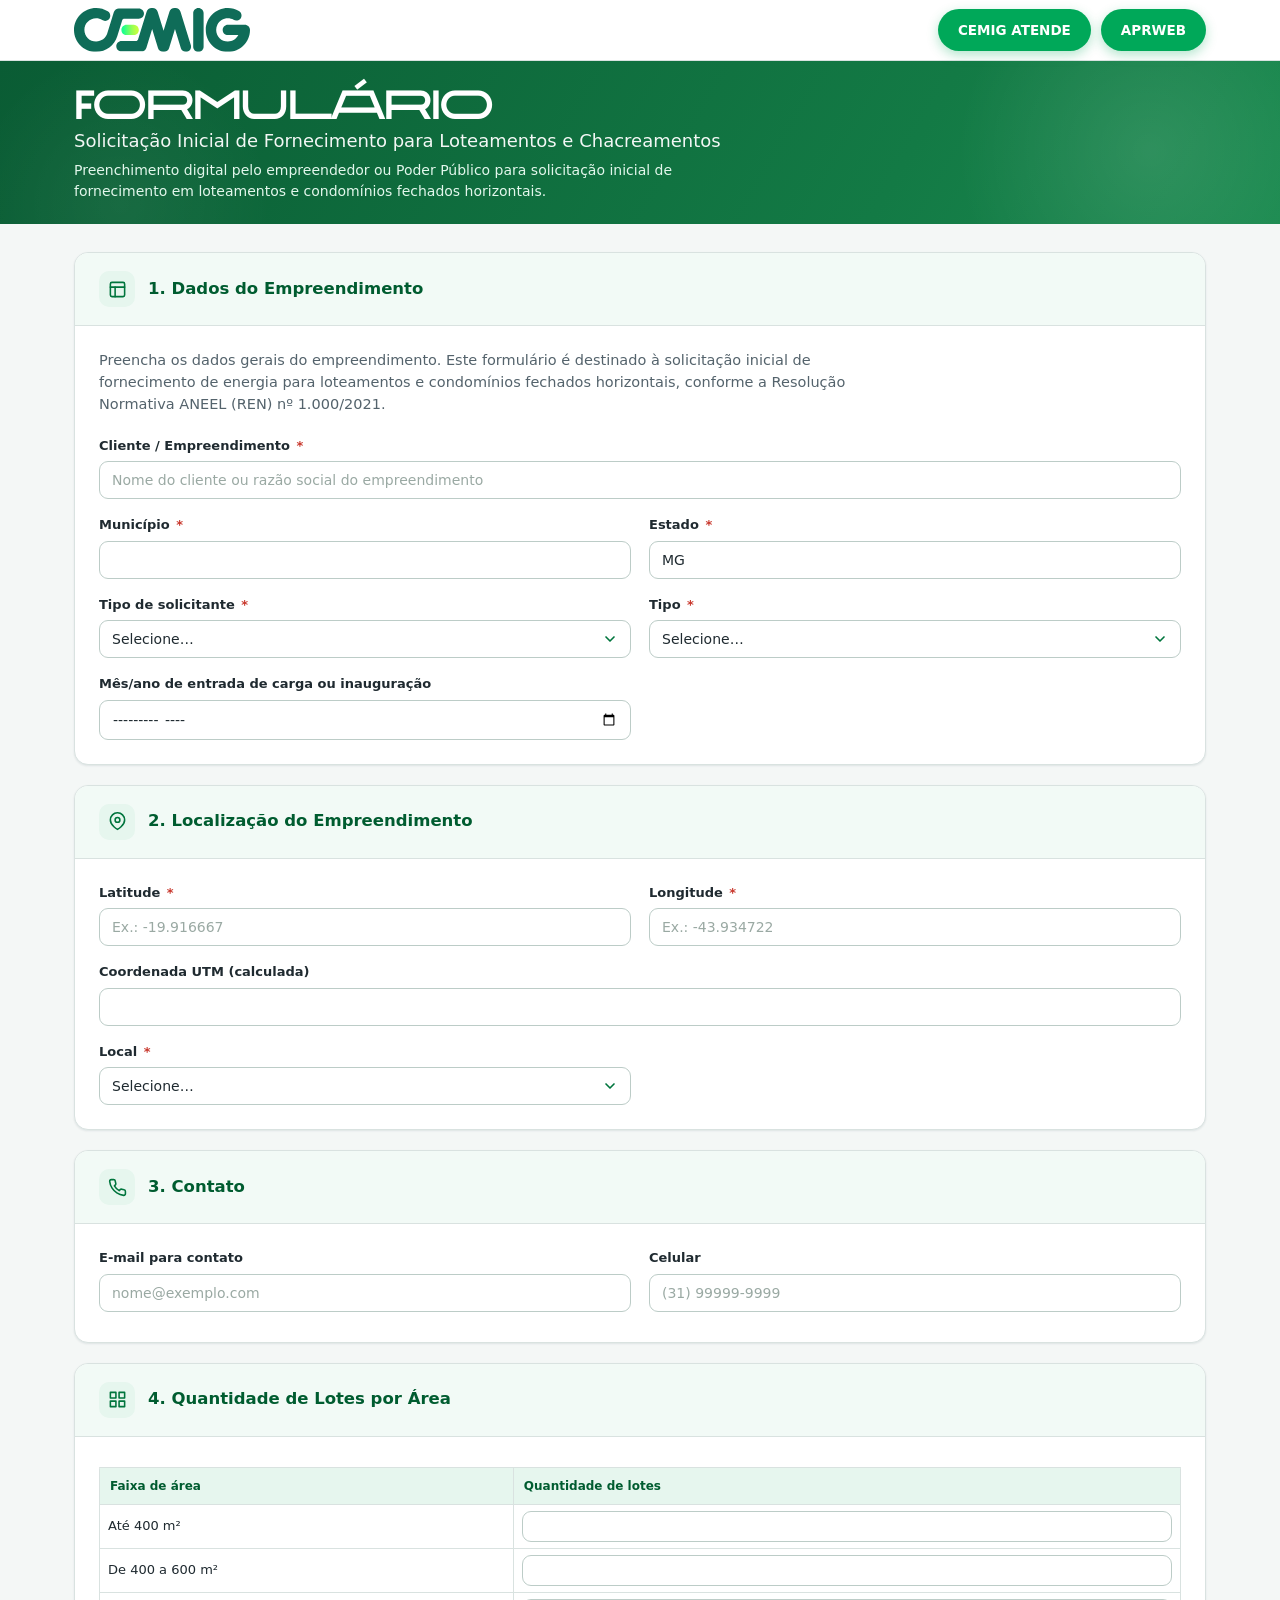
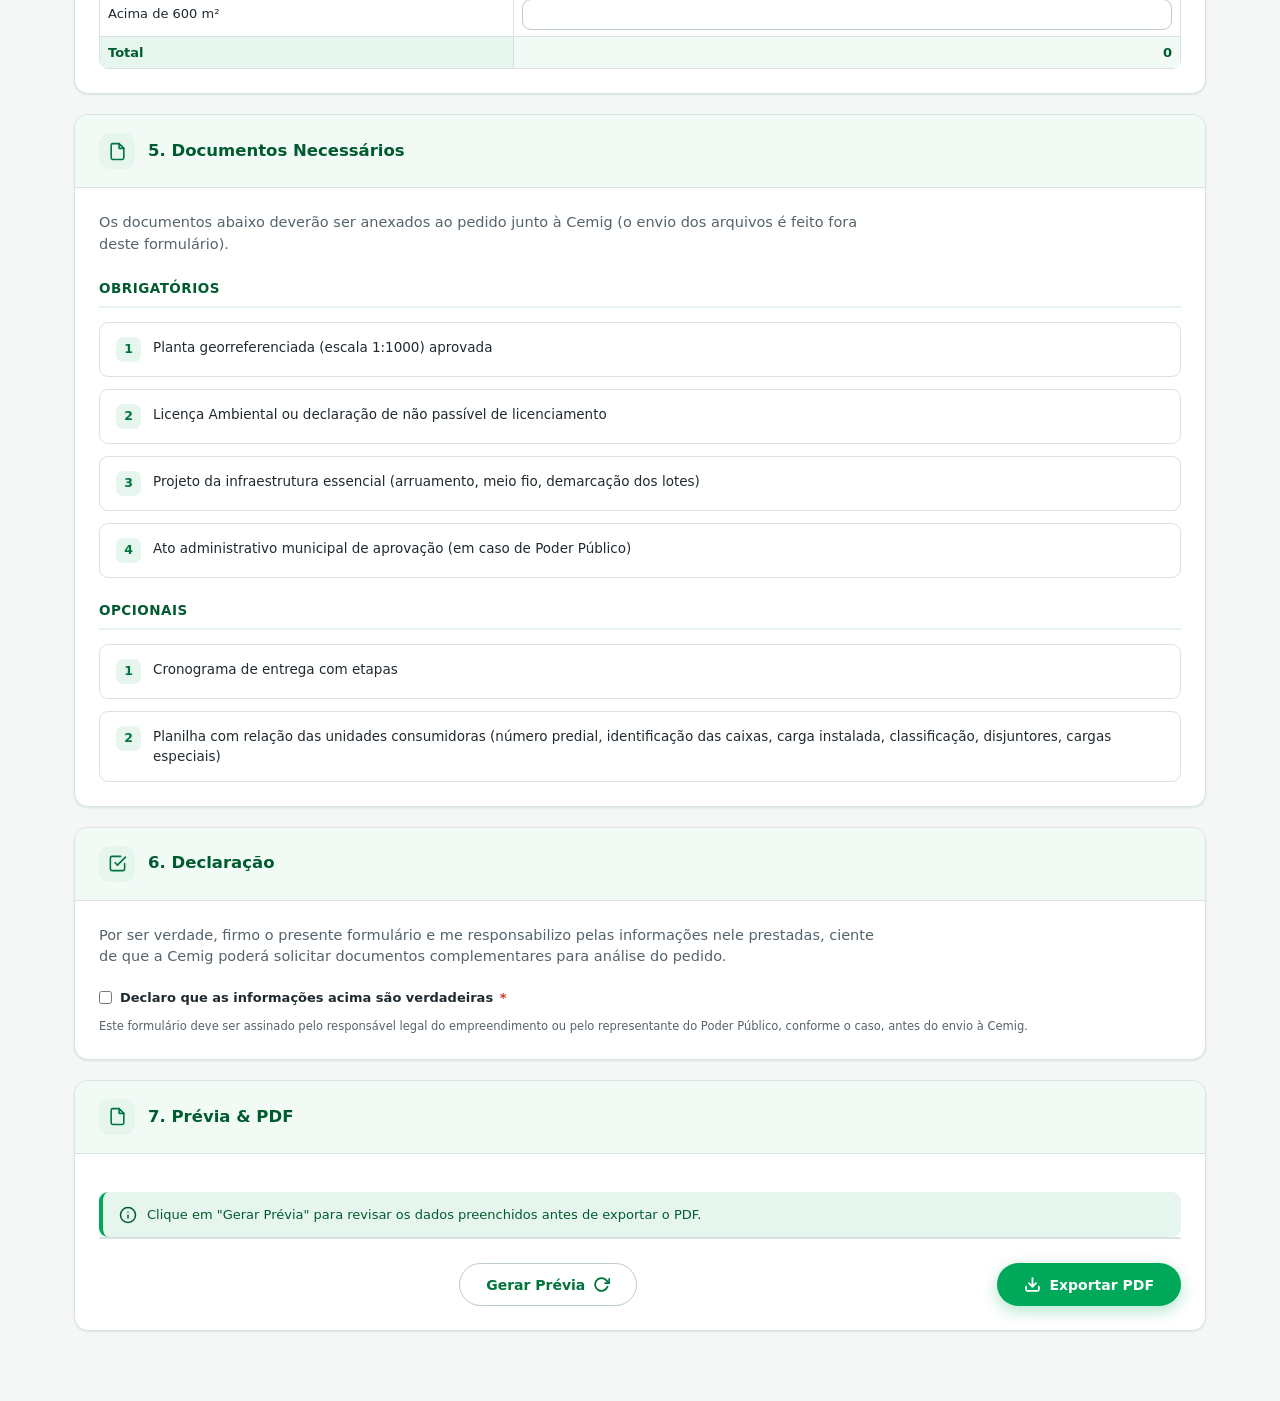
<file: loteamento/index.html>
<!DOCTYPE html>
<html lang="pt-BR">
<head>
<meta charset="UTF-8">
<meta name="viewport" content="width=device-width, initial-scale=1.0">
<title>Solicitação Inicial de Fornecimento para Loteamentos e Chacreamentos — Cemig</title>
<link rel="stylesheet" href="css/estilos.css">
</head>
<body>

<header class="site"><div class="wrap">
  <a href="#" class="logo"><img src="assets/logo-cemig.svg" alt="Cemig" height="44"></a>
  <div style="display:flex;gap:10px">
    <a href="https://atende.cemig.com.br/Login" target="_blank" rel="noopener" class="header-cta">CEMIG ATENDE</a>
    <a href="https://partapr.cemig.com.br/PARTAPR/SelecaoModulo.aspx" target="_blank" rel="noopener" class="header-cta">APRWEB</a>
  </div>
</div></header>

<section class="service-hero"><div class="wrap">
<h1 class="hero-title">
  <span class="hero-title-main font-ssbroad">Formulário</span>
  <span class="hero-title-sub">Solicitação Inicial de Fornecimento para Loteamentos e Chacreamentos</span>
</h1>
  <p class="sub">Preenchimento digital pelo empreendedor ou Poder Público para solicitação inicial de fornecimento em loteamentos e condomínios fechados horizontais.</p>
</div></section>

<main>

<!-- ============ DADOS DO EMPREENDIMENTO ============ -->
<section class="page show">
  <div class="card">
    <div class="card-head">
      <span class="icon"><svg viewBox="0 0 24 24" fill="none" stroke="currentColor" stroke-width="2" stroke-linecap="round" stroke-linejoin="round"><rect x="3" y="3" width="18" height="18" rx="2"/><line x1="3" y1="9" x2="21" y2="9"/><line x1="9" y1="21" x2="9" y2="9"/></svg></span>
      <h2>1. Dados do Empreendimento</h2>
    </div>
    <div class="card-body">
      <p class="intro-lead">Preencha os dados gerais do empreendimento. Este formulário é destinado à solicitação inicial de fornecimento de energia para loteamentos e condomínios fechados horizontais, conforme a Resolução Normativa ANEEL (REN) nº 1.000/2021.</p>
      <div class="grid cols-2">
        <div class="field span-2"><label>Cliente / Empreendimento <span class="req">*</span></label>
          <input data-k="cliente" placeholder="Nome do cliente ou razão social do empreendimento"></div>
        <div class="field"><label>Município <span class="req">*</span></label>
          <input type="text" data-k="municipio"></div>
        <div class="field"><label>Estado <span class="req">*</span></label>
          <input type="text" data-k="estado" value="MG"></div>
        <div class="field"><label>Tipo de solicitante <span class="req">*</span></label>
          <select data-k="tipoSolicitante"><option value="">Selecione…</option><option>Empreendedor</option><option>Poder Público (Prefeitura)</option></select></div>
        <div class="field"><label>Tipo <span class="req">*</span></label>
          <select data-k="tipo"><option value="">Selecione…</option><option>Loteamento</option><option>Condomínio fechado horizontal</option></select></div>
        <div class="field"><label>Mês/ano de entrada de carga ou inauguração</label>
          <input type="month" data-k="mesAno"></div>
      </div>
    </div>
  </div>

  <!-- ============ LOCALIZAÇÃO ============ -->
  <div class="card">
    <div class="card-head">
      <span class="icon"><svg viewBox="0 0 24 24" fill="none" stroke="currentColor" stroke-width="2" stroke-linecap="round" stroke-linejoin="round"><path d="M21 10c0 7-9 12-9 12s-9-5-9-12a9 9 0 1 1 18 0z"/><circle cx="12" cy="10" r="3"/></svg></span>
      <h2>2. Localização do Empreendimento</h2>
    </div>
    <div class="card-body">
      <div class="grid cols-2">
        <div class="field"><label>Latitude <span class="req">*</span></label>
          <input data-k="latitude" placeholder="Ex.: -19.916667" oninput="onCoord()"></div>
        <div class="field"><label>Longitude <span class="req">*</span></label>
          <input data-k="longitude" placeholder="Ex.: -43.934722" oninput="onCoord()"></div>
        <div class="field span-2"><label>Coordenada UTM (calculada)</label>
          <input data-k="utm" readonly></div>
        <div class="field"><label>Local <span class="req">*</span></label>
          <select data-k="local"><option value="">Selecione…</option><option>Urbano</option><option>Rural</option></select></div>
      </div>
      <div id="coordAlert"></div>
    </div>
  </div>

  <!-- ============ CONTATO ============ -->
  <div class="card">
    <div class="card-head">
      <span class="icon"><svg viewBox="0 0 24 24" fill="none" stroke="currentColor" stroke-width="2" stroke-linecap="round" stroke-linejoin="round"><path d="M22 16.92v3a2 2 0 0 1-2.18 2 19.79 19.79 0 0 1-8.63-3.07 19.5 19.5 0 0 1-6-6 19.79 19.79 0 0 1-3.07-8.67A2 2 0 0 1 4.11 2h3a2 2 0 0 1 2 1.72c.127.96.361 1.903.7 2.81a2 2 0 0 1-.45 2.11L8.09 9.91a16 16 0 0 0 6 6l1.27-1.27a2 2 0 0 1 2.11-.45c.907.339 1.85.573 2.81.7A2 2 0 0 1 22 16.92z"/></svg></span>
      <h2>3. Contato</h2>
    </div>
    <div class="card-body">
      <div class="grid cols-2">
        <div class="field"><label>E-mail para contato</label>
          <input data-k="email" placeholder="nome@exemplo.com" oninput="onEmail('email')">
          <span id="status-email" class="cep-status"></span></div>
        <div class="field"><label>Celular</label>
          <input data-k="celular" placeholder="(31) 99999-9999" oninput="maskCelular(this);onTel('celular')">
          <span id="status-celular" class="cep-status"></span></div>
      </div>
    </div>
  </div>

  <!-- ============ LOTES POR ÁREA ============ -->
  <div class="card">
    <div class="card-head">
      <span class="icon"><svg viewBox="0 0 24 24" fill="none" stroke="currentColor" stroke-width="2" stroke-linecap="round" stroke-linejoin="round"><rect x="3" y="3" width="7" height="7"/><rect x="14" y="3" width="7" height="7"/><rect x="14" y="14" width="7" height="7"/><rect x="3" y="14" width="7" height="7"/></svg></span>
      <h2>4. Quantidade de Lotes por Área</h2>
    </div>
    <div class="card-body">
      <div class="tbl-scroll">
        <table class="tbl">
          <thead><tr><th>Faixa de área</th><th>Quantidade de lotes</th></tr></thead>
          <tbody>
            <tr><td>Até 400 m²</td><td><input type="number" min="0" data-k="lote_400" oninput="recalcLotes()"></td></tr>
            <tr><td>De 400 a 600 m²</td><td><input type="number" min="0" data-k="lote_400_600" oninput="recalcLotes()"></td></tr>
            <tr><td>Acima de 600 m²</td><td><input type="number" min="0" data-k="lote_600" oninput="recalcLotes()"></td></tr>
          </tbody>
          <tfoot><tr><td>Total</td><td id="loteTotal" class="calc">0</td></tr></tfoot>
        </table>
      </div>
    </div>
  </div>

  <!-- ============ DOCUMENTOS ============ -->
  <div class="card">
    <div class="card-head">
      <span class="icon"><svg viewBox="0 0 24 24" fill="none" stroke="currentColor" stroke-width="2" stroke-linecap="round" stroke-linejoin="round"><path d="M14 2H6a2 2 0 0 0-2 2v16a2 2 0 0 0 2 2h12a2 2 0 0 0 2-2V8z"/><polyline points="14 2 14 8 20 8"/></svg></span>
      <h2>5. Documentos Necessários</h2>
    </div>
    <div class="card-body">
      <p class="intro-lead">Os documentos abaixo deverão ser anexados ao pedido junto à Cemig (o envio dos arquivos é feito fora deste formulário).</p>
      <div class="subhead">Obrigatórios</div>
      <ul class="orient-list">
        <li><span class="bullet">1</span><div>Planta georreferenciada (escala 1:1000) aprovada</div></li>
        <li><span class="bullet">2</span><div>Licença Ambiental ou declaração de não passível de licenciamento</div></li>
        <li><span class="bullet">3</span><div>Projeto da infraestrutura essencial (arruamento, meio fio, demarcação dos lotes)</div></li>
        <li><span class="bullet">4</span><div>Ato administrativo municipal de aprovação (em caso de Poder Público)</div></li>
      </ul>
      <div class="subhead">Opcionais</div>
      <ul class="orient-list">
        <li><span class="bullet">1</span><div>Cronograma de entrega com etapas</div></li>
        <li><span class="bullet">2</span><div>Planilha com relação das unidades consumidoras (número predial, identificação das caixas, carga instalada, classificação, disjuntores, cargas especiais)</div></li>
      </ul>
    </div>
  </div>

  <!-- ============ DECLARAÇÃO ============ -->
  <div class="card">
    <div class="card-head">
      <span class="icon"><svg viewBox="0 0 24 24" fill="none" stroke="currentColor" stroke-width="2" stroke-linecap="round" stroke-linejoin="round"><path d="M9 11l3 3L22 4"/><path d="M21 12v7a2 2 0 0 1-2 2H5a2 2 0 0 1-2-2V5a2 2 0 0 1 2-2h11"/></svg></span>
      <h2>6. Declaração</h2>
    </div>
    <div class="card-body">
      <p class="intro-lead">Por ser verdade, firmo o presente formulário e me responsabilizo pelas informações nele prestadas, ciente de que a Cemig poderá solicitar documentos complementares para análise do pedido.</p>
      <label style="display:flex;align-items:center;gap:8px;cursor:pointer"><input type="checkbox" data-k="declaracao"><span>Declaro que as informações acima são verdadeiras <span class="req">*</span></span></label>
      <div class="field-note" style="margin-top:10px">Este formulário deve ser assinado pelo responsável legal do empreendimento ou pelo representante do Poder Público, conforme o caso, antes do envio à Cemig.</div>
    </div>
  </div>

  <!-- ============ PRÉVIA & PDF ============ -->
  <div class="card">
    <div class="card-head">
      <span class="icon"><svg viewBox="0 0 24 24" fill="none" stroke="currentColor" stroke-width="2" stroke-linecap="round" stroke-linejoin="round"><path d="M14 2H6a2 2 0 0 0-2 2v16a2 2 0 0 0 2 2h12a2 2 0 0 0 2-2V8z"/><polyline points="14 2 14 8 20 8"/></svg></span>
      <h2>7. Prévia &amp; PDF</h2>
    </div>
    <div class="card-body">
      <div class="alert info no-print"><svg viewBox="0 0 24 24" fill="none" stroke="currentColor" stroke-width="2" stroke-linecap="round"><circle cx="12" cy="12" r="10"/><line x1="12" y1="16" x2="12" y2="12"/><line x1="12" y1="8" x2="12.01" y2="8"/></svg><div>Clique em "Gerar Prévia" para revisar os dados preenchidos antes de exportar o PDF.</div></div>
      <div id="previewContent" class="preview-doc"></div>
      <div class="form-nav"><span></span>
        <button class="btn btn-ghost no-print" onclick="renderPreview()">Gerar Prévia<svg viewBox="0 0 24 24" fill="none" stroke="currentColor" stroke-width="2.5" stroke-linecap="round" stroke-linejoin="round"><polyline points="23 4 23 10 17 10"/><path d="M20.49 15a9 9 0 1 1-2.12-9.36L23 10"/></svg></button>
        <button class="btn btn-primary no-print" onclick="exportarPDF()"><svg viewBox="0 0 24 24" fill="none" stroke="currentColor" stroke-width="2.5" stroke-linecap="round" stroke-linejoin="round"><path d="M21 15v4a2 2 0 0 1-2 2H5a2 2 0 0 1-2-2v-4"/><polyline points="7 10 12 15 17 10"/><line x1="12" y1="15" x2="12" y2="3"/></svg>Exportar PDF</button></div>
    </div>
  </div>
</section>

</main>

<script src="js/app.js"></script>
</body>
</html>
</file>
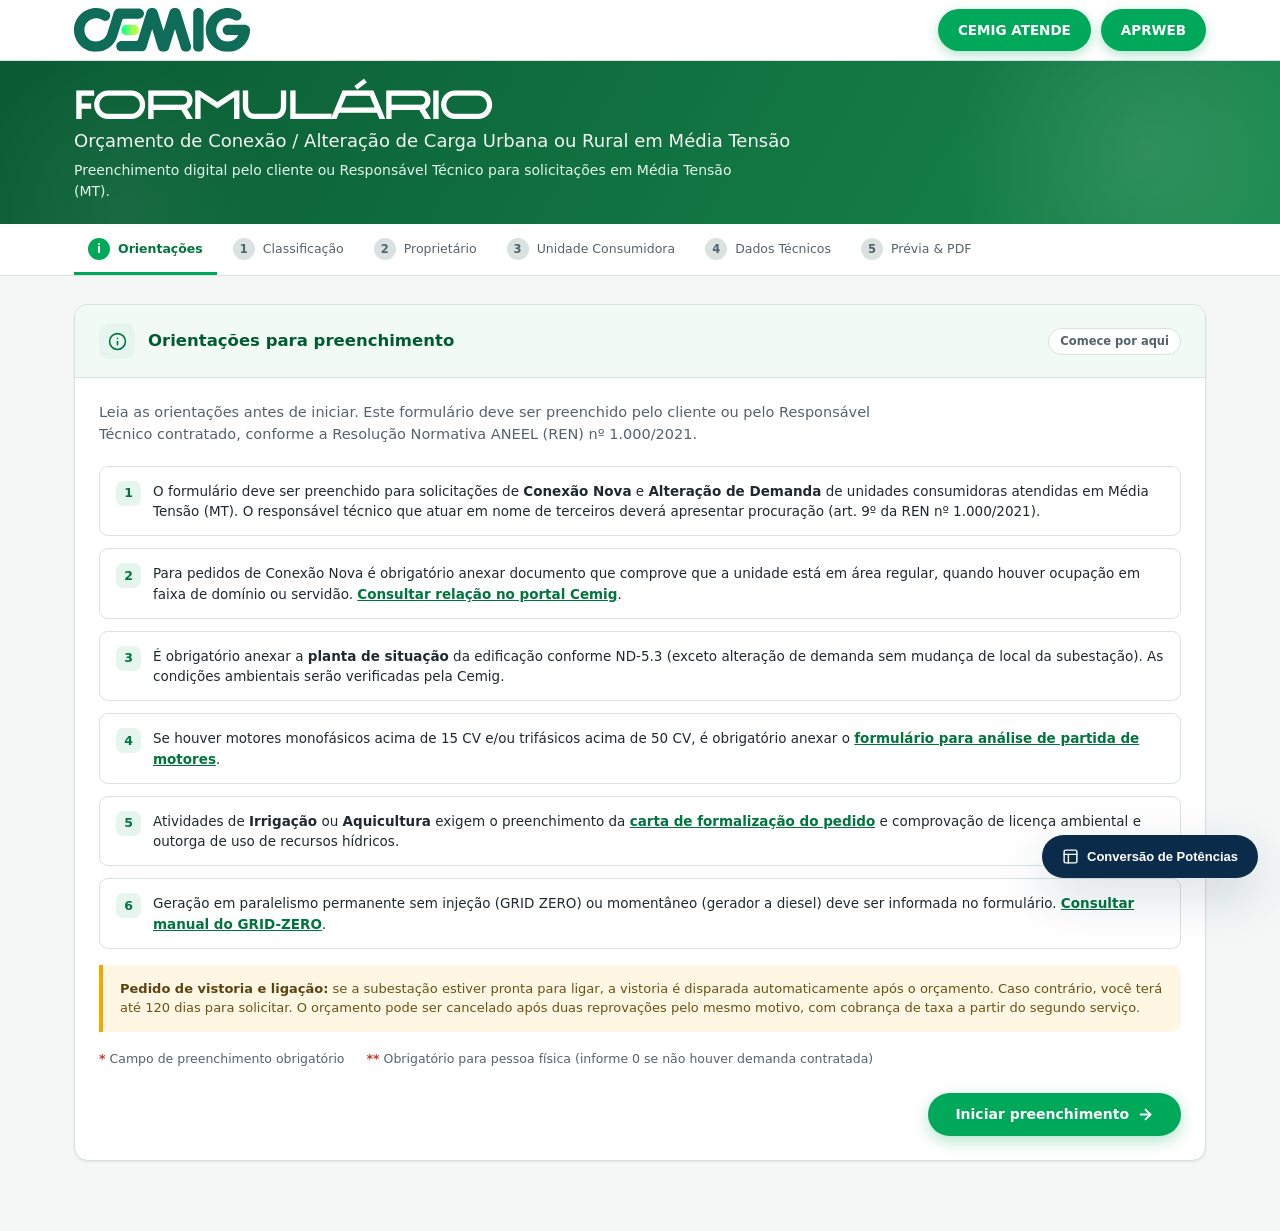
<file: mt/index.html>
<!DOCTYPE html>
<html lang="pt-BR">
<head>
<meta charset="UTF-8">
<meta name="viewport" content="width=device-width, initial-scale=1.0">
<title>Formulário Orçamento de Conexão MT — Cemig</title>
<link rel="stylesheet" href="css/estilos.css">
</head>
<body>


<header class="site"><div class="wrap">
  <a href="#" class="logo"><img src="assets/logo-cemig.svg" alt="Cemig" height="44"></a>
  <div style="display:flex;gap:10px">
    <a href="https://atende.cemig.com.br/Login" target="_blank" rel="noopener" class="header-cta">CEMIG ATENDE</a>
    <a href="https://partapr.cemig.com.br/PARTAPR/SelecaoModulo.aspx" target="_blank" rel="noopener" class="header-cta">APRWEB</a>
  </div>
</div></header>

<section class="service-hero"><div class="wrap">
<h1 class="hero-title">
  <span class="hero-title-main font-ssbroad">Formulário</span>
  <span class="hero-title-sub">Orçamento de Conexão / Alteração de Carga Urbana ou Rural em Média Tensão</span>
</h1>
  <p class="sub">Preenchimento digital pelo cliente ou Responsável Técnico para solicitações em Média Tensão (MT).</p>
</div></section>

<div class="stepper-bar"><div class="stepper" id="stepper">
  <div class="step active"><span class="num"><span>i</span></span>Orientações</div>
  <div class="step"><span class="num"><span>1</span></span>Classificação</div>
  <div class="step"><span class="num"><span>2</span></span>Proprietário</div>
  <div class="step"><span class="num"><span>3</span></span>Unidade Consumidora</div>
  <div class="step"><span class="num"><span>4</span></span>Dados Técnicos</div>
  <div class="step"><span class="num"><span>5</span></span>Prévia &amp; PDF</div>
</div></div>

<main>
<!-- ============ PÁGINA 0 — ORIENTAÇÕES ============ -->
<section class="page show" id="page-0">
  <div class="card">
    <div class="card-head">
      <span class="icon"><svg viewBox="0 0 24 24" fill="none" stroke="currentColor" stroke-width="2" stroke-linecap="round" stroke-linejoin="round"><circle cx="12" cy="12" r="10"/><line x1="12" y1="16" x2="12" y2="12"/><line x1="12" y1="8" x2="12.01" y2="8"/></svg></span>
      <h2>Orientações para preenchimento</h2>
      <span class="step-tag">Comece por aqui</span>
    </div>
    <div class="card-body">
      <p class="intro-lead">Leia as orientações antes de iniciar. Este formulário deve ser preenchido pelo cliente ou pelo Responsável Técnico contratado, conforme a Resolução Normativa ANEEL (REN) nº 1.000/2021.</p>
      <ul class="orient-list">
        <li><span class="bullet">1</span><div>O formulário deve ser preenchido para solicitações de <strong>Conexão Nova</strong> e <strong>Alteração de Demanda</strong> de unidades consumidoras atendidas em Média Tensão (MT). O responsável técnico que atuar em nome de terceiros deverá apresentar procuração (art. 9º da REN nº 1.000/2021).</div></li>
        <li><span class="bullet">2</span><div>Para pedidos de Conexão Nova é obrigatório anexar documento que comprove que a unidade está em área regular, quando houver ocupação em faixa de domínio ou servidão. <a href="https://www.cemig.com.br/como-solicitar-os-principais-servicos/ligacao-nova-e-aumento-de-carga/prazo-para-a-ligacao-nova-da-energia/" target="_blank" rel="noopener">Consultar relação no portal Cemig</a>.</div></li>
        <li><span class="bullet">3</span><div>É obrigatório anexar a <strong>planta de situação</strong> da edificação conforme ND-5.3 (exceto alteração de demanda sem mudança de local da subestação). As condições ambientais serão verificadas pela Cemig.</div></li>
        <li><span class="bullet">4</span><div>Se houver motores monofásicos acima de 15 CV e/ou trifásicos acima de 50 CV, é obrigatório anexar o <a href="https://www.cemig.com.br/wp-content/uploads/2025/10/Formulario_Partida_Motores.xls" target="_blank" rel="noopener">formulário para análise de partida de motores</a>.</div></li>
        <li><span class="bullet">5</span><div>Atividades de <strong>Irrigação</strong> ou <strong>Aquicultura</strong> exigem o preenchimento da <a href="https://www.cemig.com.br/wp-content/uploads/2025/10/formaliza_solic_desconto_irrigante_aquicultor_versao_D_portal_Cemig.docx" target="_blank" rel="noopener">carta de formalização do pedido</a> e comprovação de licença ambiental e outorga de uso de recursos hídricos.</div></li>
        <li><span class="bullet">6</span><div>Geração em paralelismo permanente sem injeção (GRID ZERO) ou momentâneo (gerador a diesel) deve ser informada no formulário. <a href="https://www.cemig.com.br/geracao-distribuida/manual-de-geracao-distribuida/" target="_blank" rel="noopener">Consultar manual do GRID-ZERO</a>.</div></li>
      </ul>
      <div class="callout"><strong>Pedido de vistoria e ligação:</strong> se a subestação estiver pronta para ligar, a vistoria é disparada automaticamente após o orçamento. Caso contrário, você terá até 120 dias para solicitar. O orçamento pode ser cancelado após duas reprovações pelo mesmo motivo, com cobrança de taxa a partir do segundo serviço.</div>
      <div class="legend"><span><b>*</b> Campo de preenchimento obrigatório</span><span><b>**</b> Obrigatório para pessoa física (informe 0 se não houver demanda contratada)</span></div>
      <div class="form-nav"><span></span><button class="btn btn-primary" onclick="goTo(1)">Iniciar preenchimento<svg viewBox="0 0 24 24" fill="none" stroke="currentColor" stroke-width="2.5" stroke-linecap="round" stroke-linejoin="round"><line x1="5" y1="12" x2="19" y2="12"/><polyline points="12 5 19 12 12 19"/></svg></button></div>
    </div>
  </div>
</section>

<!-- ============ PÁGINA 1 — CLASSIFICAÇÃO ============ -->
<section class="page" id="page-1">
  <div class="card">
    <div class="card-head">
      <span class="icon"><svg viewBox="0 0 24 24" fill="none" stroke="currentColor" stroke-width="2" stroke-linecap="round" stroke-linejoin="round"><path d="M9 11l3 3L22 4"/><path d="M21 12v7a2 2 0 0 1-2 2H5a2 2 0 0 1-2-2V5a2 2 0 0 1 2-2h11"/></svg></span>
      <h2>1. Classificação do Atendimento</h2><span class="step-tag">Etapa 1 de 5</span>
    </div>
    <div class="card-body">
      <div class="grid cols-2">
        <div class="field"><label>Opção de Atendimento <span class="req">*</span></label>
          <select id="f_opcaoAtend" data-k="opcaoAtend"><option value="">Selecione…</option><option>Mercado Cativo</option><option>Mercado Livre</option></select></div>
        <div class="field"><label>Finalidade <span class="req">*</span></label>
          <select id="f_finalidade" data-k="finalidade" onchange="onFinalidade()"><option value="">Selecione…</option>
            <option>Conexão Nova</option><option>Aumento de Demanda</option><option>Redução de Demanda</option>
            <option>Adequação de Subestação</option><option>Aderir a Tarifa Monômia</option><option>Religação de Subestação</option>
            <option>Desconexão para encerramento contratual</option><option>Alteração da tensão de fornecimento BT→MT</option>
            <option>Migração Mercado livre sem Aumento de Carga</option><option>Migração Mercado livre com Aumento de Carga</option>
            <option>Migração Mercado livre com Redução de Carga</option></select></div>
      </div>
      <div class="conditional" id="instalBox" style="display:none">
        <div class="conditional-tag"><svg viewBox="0 0 24 24" width="13" height="13" fill="none" stroke="currentColor" stroke-width="2.5" stroke-linecap="round"><path d="M13 2L3 14h9l-1 8 10-12h-9l1-8z"/></svg>Campo dependente da finalidade</div>
        <div class="field"><label id="instalLabel">Informe o número da instalação <span class="req">*</span></label><input type="text" data-k="numInstalacao" placeholder="Nº da instalação"></div>
      </div>
      <div class="grid cols-2" style="margin-top:16px">
        <div class="field"><label>Telefone do RT — Celular</label><input type="tel" data-k="rtCelular" placeholder="(31) 90000-0000" onblur="onTel('rtCelular')"><span id="status-rtCelular" class="cep-status"></span></div>
        <div class="field"><label>Telefone do RT — Fixo</label><input type="tel" data-k="rtFixo" placeholder="(31) 0000-0000" onblur="onTel('rtFixo')"><span id="status-rtFixo" class="cep-status"></span></div>
      </div>
      <div class="form-nav"><button class="btn btn-ghost" onclick="goTo(0)"><svg viewBox="0 0 24 24" fill="none" stroke="currentColor" stroke-width="2.5" stroke-linecap="round" stroke-linejoin="round"><line x1="19" y1="12" x2="5" y2="12"/><polyline points="12 19 5 12 12 5"/></svg>Voltar</button>
        <span class="progress-mini">Etapa 1 de 5</span>
        <button class="btn btn-primary" onclick="goTo(2)">Avançar<svg viewBox="0 0 24 24" fill="none" stroke="currentColor" stroke-width="2.5" stroke-linecap="round" stroke-linejoin="round"><line x1="5" y1="12" x2="19" y2="12"/><polyline points="12 5 19 12 12 19"/></svg></button></div>
    </div>
  </div>
</section>

<!-- ============ PÁGINA 2 — PROPRIETÁRIO + CORRESPONDÊNCIA ============ -->
<section class="page" id="page-2">
  <div class="card">
    <div class="card-head"><span class="icon"><svg viewBox="0 0 24 24" fill="none" stroke="currentColor" stroke-width="2" stroke-linecap="round" stroke-linejoin="round"><path d="M20 21v-2a4 4 0 0 0-4-4H8a4 4 0 0 0-4 4v2"/><circle cx="12" cy="7" r="4"/></svg></span>
      <h2>2. Dados do Proprietário</h2><span class="step-tag">Etapa 2 de 5</span></div>
    <div class="card-body">
      <div class="grid cols-2">
        <div class="field"><label>CPF / CNPJ <span class="req">*</span></label><input type="text" id="f_cpfcnpj" data-k="cpfCnpj" placeholder="000.000.000-00" oninput="onCpfCnpj()"><span class="field-note" id="cpfMsg"></span></div>
        <div class="field span-2"><label>Nome Completo ou Razão Social <span class="req">*</span></label><input type="text" data-k="nome" placeholder="Nome completo ou razão social"></div>
        <div class="field"><label>Telefone do cliente <span class="req">*</span></label><input type="tel" data-k="telCliente" placeholder="(31) 90000-0000" onblur="onTel('telCliente')"><span id="status-telCliente" class="cep-status"></span></div>
        <div class="field"><label>E-mail do cliente</label><input type="email" data-k="emailCliente" placeholder="email@exemplo.com" onblur="onEmail('emailCliente')"><span id="status-emailCliente" class="cep-status"></span></div>
        <div class="field"><label>Telefone do solicitante</label><input type="tel" data-k="telSolicitante" placeholder="(31) 90000-0000" onblur="onTel('telSolicitante')"><span id="status-telSolicitante" class="cep-status"></span></div>
        <div class="field"><label>E-mail do solicitante</label><input type="email" data-k="emailSolicitante" placeholder="email@exemplo.com" onblur="onEmail('emailSolicitante')"><span id="status-emailSolicitante" class="cep-status"></span></div>
      </div>

      <div class="subhead">3. E-mail ou Endereço para Correspondência / Entrega da Conta</div>
      <div class="grid cols-3">
        <div class="field"><label>Deseja escolher data de vencimento? <span class="req">*</span></label>
          <select data-k="desejaVenc" onchange="onVenc()"><option value="">Selecione…</option><option>Sim</option><option>Não</option></select></div>
        <div class="field" id="vencDiaBox" style="display:none"><label>Dia do vencimento</label>
          <select data-k="diaVenc"><option value="">—</option><option>1</option><option>6</option><option>11</option><option>17</option><option>22</option><option>27</option></select></div>
        <div class="field"><label>Modalidade da obra <span class="opt">(se houver)</span></label>
          <select data-k="modalidadeObra"><option value="">—</option><option>PART</option><option>CEMIG</option></select></div>
      </div>
      <div class="grid cols-2" style="margin-top:16px">
        <div class="field"><label>Como deseja receber a correspondência?</label>
          <select data-k="formaCorresp" onchange="onCorresp()"><option value="">Selecione…</option><option>E-mail</option><option>Endereço</option><option>Agência Correios(Caixa Postal)</option></select></div>
        <div class="field" id="correspEmailBox" style="display:none"><label>Informar e-mail</label><input type="email" data-k="emailCorresp" placeholder="email@exemplo.com" onblur="onEmail('emailCorresp')"><span id="status-emailCorresp" class="cep-status"></span></div>
      </div>

      <div id="endCorrespBox" style="display:none">
        <div class="conditional" style="margin-top:16px">
          <div class="conditional-tag">Endereço para recebimento do orçamento de conexão</div>
          <div class="grid cols-4">
            <div class="field span-3"><label>Rua / Av.</label><input type="text" data-k="ec_rua"></div>
            <div class="field"><label>Nº</label><input type="text" data-k="ec_num"></div>
            <div class="field span-2"><label>Complemento</label><input type="text" data-k="ec_compl"></div>
            <div class="field"><label>Bairro / Distrito</label><input type="text" data-k="ec_bairro"></div>
            <div class="field"><label>CEP</label><input type="text" data-k="ec_cep" placeholder="00000-000" onblur="onCEP('ec')"><span id="cep-status-ec" class="cep-status"></span></div>
            <div class="field span-2"><label>Município</label><input type="text" data-k="ec_municipio"></div>
            <div class="field"><label>Estado</label><input type="text" data-k="ec_estado" value="MG"></div>
          </div>
        </div>
      </div>

      <div class="field span-full" style="margin-top:16px"><label>Conta globalizada <span class="opt">(poder público — código de débito automático globalizado da fatura)</span></label>
        <input type="text" data-k="contaGlobalizada" placeholder="Nº da conta globalizada (se aplicável)"></div>

      <div class="form-nav"><button class="btn btn-ghost" onclick="goTo(1)"><svg viewBox="0 0 24 24" fill="none" stroke="currentColor" stroke-width="2.5" stroke-linecap="round" stroke-linejoin="round"><line x1="19" y1="12" x2="5" y2="12"/><polyline points="12 19 5 12 12 5"/></svg>Voltar</button>
        <span class="progress-mini">Etapa 2 de 5</span>
        <button class="btn btn-primary" onclick="goTo(3)">Avançar<svg viewBox="0 0 24 24" fill="none" stroke="currentColor" stroke-width="2.5" stroke-linecap="round" stroke-linejoin="round"><line x1="5" y1="12" x2="19" y2="12"/><polyline points="12 5 19 12 12 19"/></svg></button></div>
    </div>
  </div>
</section>
<!-- ============ PÁGINA 3 — UNIDADE CONSUMIDORA ============ -->
<section class="page" id="page-3">
  <div class="card">
    <div class="card-head"><span class="icon"><svg viewBox="0 0 24 24" fill="none" stroke="currentColor" stroke-width="2" stroke-linecap="round" stroke-linejoin="round"><path d="M3 9l9-7 9 7v11a2 2 0 0 1-2 2H5a2 2 0 0 1-2-2z"/><polyline points="9 22 9 12 15 12 15 22"/></svg></span>
      <h2>4. Dados da Unidade Consumidora</h2><span class="step-tag">Etapa 3 de 5</span></div>
    <div class="card-body">
      <p class="field-note" style="margin-bottom:14px">Endereço do ponto de entrega.</p>
      <div class="grid cols-2">
        <div class="field"><label>Atividade desenvolvida na unidade <span class="req">*</span></label>
          <select id="f_atividade" data-k="atividade" onchange="onAtividade()"><option value="">Selecione…</option></select></div>
        <div class="field"><label>Ramo da Atividade <span class="req">*</span></label><input type="text" data-k="ramoAtividade" placeholder="Ramo da atividade"></div>
      </div>
      <div id="irrigacaoAlert"></div>

      <div class="grid cols-4" style="margin-top:16px">
        <div class="field"><label>Localização <span class="req">*</span></label>
          <select id="f_localizacao" data-k="localizacao" onchange="onLocalizacao()"><option value="">Selecione…</option><option>Urbana</option><option>Rural</option></select></div>
        <div class="field"><label>CEP <span class="req">*</span></label><input type="text" data-k="uc_cep" placeholder="00000-000" onblur="onCEP('uc')"><span id="cep-status-uc" class="cep-status"></span></div>
        <div class="field"><label>Município <span class="req">*</span></label><input type="text" data-k="uc_municipio"></div>
        <div class="field"><label>Estado <span class="req">*</span></label><input type="text" data-k="uc_estado" value="MG"></div>
      </div>

      <div class="subhead">Coordenadas do local de atendimento</div>
      <p class="field-note" id="coordHint" style="margin-bottom:12px">Informe as coordenadas do local de atendimento.</p>
      <div class="field" id="mudancaLocalBox" style="display:none;margin-bottom:12px">
        <label>Haverá mudança do local da subestação? <span class="req">*</span></label>
        <select id="f_mudancaLocal" data-k="mudancaLocal" onchange="onMudancaLocal()">
          <option value="">Selecione…</option><option>Sim</option><option>Não</option>
        </select>
      </div>
      <div class="grid cols-4">
        <div class="field"><label>Fuso</label><select data-k="fuso"><option value="">—</option><option>22°</option><option>23°</option><option>24°</option></select></div>
        <div class="field"><label id="latLabel">Latitude <span class="req">*</span></label><input type="number" step="any" data-k="latitude" placeholder="-19.92" oninput="onCoord()"></div>
        <div class="field"><label id="lonLabel">Longitude <span class="req">*</span></label><input type="number" step="any" data-k="longitude" placeholder="-43.94" oninput="onCoord()"></div>
        <div class="field"><label>Coordenada em UTM</label><input type="text" data-k="utm" placeholder="(calculado)" readonly></div>
      </div>
      <!-- coordenadas novas (quando há mudança de local) -->
      <div class="grid cols-4" id="coordNovaBox" style="display:none;margin-top:12px">
        <div class="field"></div>
        <div class="field"><label>Latitude nova <span class="req">*</span></label><input type="number" step="any" data-k="latitudeNova" placeholder="-19.92" oninput="onCoord()"></div>
        <div class="field"><label>Longitude nova <span class="req">*</span></label><input type="number" step="any" data-k="longitudeNova" placeholder="-43.94" oninput="onCoord()"></div>
        <div class="field"><label>UTM (novo)</label><input type="text" data-k="utmNova" readonly placeholder="(calculado)"></div>
      </div>
      <div id="coordAlert"></div>

      <!-- Bloco URBANO -->
      <div id="blocoUrbano" style="display:none">
        <div class="subhead">Endereço (Urbano)</div>
        <div class="grid cols-4">
          <div class="field span-3"><label>Endereço <span class="req">*</span></label><input type="text" data-k="urb_endereco"></div>
          <div class="field"><label>Nº <span class="req">*</span></label><input type="text" data-k="urb_num"></div>
          <div class="field span-2"><label>Bairro <span class="req">*</span></label><input type="text" data-k="urb_bairro"></div>
          <div class="field span-2"><label>Complemento</label><input type="text" data-k="urb_compl"></div>
        </div>
      </div>
      <!-- Bloco RURAL -->
      <div id="blocoRural" style="display:none">
        <div class="subhead">Endereço (Rural)</div>
        <div class="grid cols-2">
          <div class="field"><label>Distrito / Comunidade / Região <span class="req">*</span></label><input type="text" data-k="rur_distrito"></div>
          <div class="field"><label>Nome da Propriedade <span class="req">*</span></label><input type="text" data-k="rur_propriedade"></div>
        </div>
      </div>
      <div class="grid cols-2" style="margin-top:16px">
        <div class="field"><label>Ponto de Referência</label><input type="text" data-k="pontoReferencia"></div>
        <div class="field"><label>Nº Instalação do Vizinho</label><input type="text" data-k="instalVizinho"></div>
      </div>

      <div class="subhead">Questões ambientais</div>
      <div class="grid cols-2">
        <div class="field"><label>A UC está inserida em Área de Preservação Permanente (APP) e/ou Unidade de Conservação?</label>
          <select data-k="app" onchange="onAmbiental()"><option value="">Selecione…</option><option>Sim</option><option>Não</option></select></div>
        <div class="field"><label>A UC está inserida em Reserva Legal?</label>
          <select data-k="reservaLegal" onchange="onAmbiental()"><option value="">Selecione…</option><option>Sim</option><option>Não</option></select></div>
      </div>
      <div id="ambientalAlert"></div>

      <div class="grid cols-2" style="margin-top:16px">
        <div class="field span-full"><label>A subestação está pronta para ser ligada? <span class="req">*</span></label>
          <select data-k="subPronta" onchange="onSubPronta()"><option value="">Selecione…</option><option>Sim</option><option>Não</option></select></div>
      </div>
      <div id="subProntaAlert"></div>

      <div class="form-nav"><button class="btn btn-ghost" onclick="goTo(2)"><svg viewBox="0 0 24 24" fill="none" stroke="currentColor" stroke-width="2.5" stroke-linecap="round" stroke-linejoin="round"><line x1="19" y1="12" x2="5" y2="12"/><polyline points="12 19 5 12 12 5"/></svg>Voltar</button>
        <span class="progress-mini">Etapa 3 de 5</span>
        <button class="btn btn-primary" onclick="goTo(4)">Avançar<svg viewBox="0 0 24 24" fill="none" stroke="currentColor" stroke-width="2.5" stroke-linecap="round" stroke-linejoin="round"><line x1="5" y1="12" x2="19" y2="12"/><polyline points="12 5 19 12 12 19"/></svg></button></div>
    </div>
  </div>
</section>
<!-- ============ PÁGINA 4 — DADOS TÉCNICOS ============ -->
<section class="page" id="page-4">
  <div class="card">
    <div class="card-head"><span class="icon"><svg viewBox="0 0 24 24" fill="none" stroke="currentColor" stroke-width="2" stroke-linecap="round" stroke-linejoin="round"><path d="M14.7 6.3a1 1 0 0 0 0 1.4l1.6 1.6a1 1 0 0 0 1.4 0l3.77-3.77a6 6 0 0 1-7.94 7.94l-6.91 6.91a2.12 2.12 0 0 1-3-3l6.91-6.91a6 6 0 0 1 7.94-7.94l-3.76 3.76z"/></svg></span>
      <h2>5. Dados Técnicos</h2><span class="step-tag">Etapa 4 de 5</span></div>
    <div class="card-body">
      <div class="grid cols-3">
        <div class="field"><label>Nível de tensão da rede MT <span class="req">*</span></label>
          <select id="f_tensaoMT" data-k="tensaoMT" onchange="recalcTecnico()"><option value="">Selecione…</option><option value="13.8">13,8 kV</option><option value="22">22 kV</option><option value="34.5">34,5 kV</option></select></div>
        <div class="field"><label>Subestação compartilhada (multimedição)?</label>
          <select id="f_compartilhada" data-k="compartilhada" onchange="onCompartilhada()"><option value="">Selecione…</option><option>Sim</option><option>Não</option></select></div>
        <div class="field" id="qtdCubiculosBox" style="display:none"><label>Quantos cubículos?</label><input type="number" min="1" data-k="qtdCubiculos" placeholder="Ex.: 2" oninput="sincronizarCubiculos()"></div>
      </div>
      <div id="compartilhadaAlert"></div>

      <div id="cubiculosBox" style="display:none">
        <div class="subhead">Cubículos da Subestação Compartilhada</div>
        <div id="cubiculosCards"></div>
      </div>

      <div id="blocoTecnicoIndividual">
      <div id="blocoTotaisConsolidados" style="display:none">
        <div class="subhead">Totais Consolidados (Cubículos)</div>
        <div class="grid cols-2">
          <div class="field"><label>Soma dos transformadores (kVA)</label><input type="text" id="totConsolidadoTrafos" readonly></div>
          <div class="field"><label>Soma das demandas (kW)</label><input type="text" id="totConsolidadoDemanda" readonly></div>
        </div>
      </div>
      <div id="blocoTrafosIndividual">
      <!-- TRANSFORMADORES -->
      <div class="subhead">Transformador(es) <span class="req">*</span></div>
      <div class="tbl-scroll">
        <table class="tbl" id="trafoTbl">
          <thead><tr><th style="width:70px">Trafo</th><th>Potência (kVA)</th><th>Qtde</th><th>Relação I mag / I nominal</th><th style="width:46px"></th></tr></thead>
          <tbody id="trafoBody"></tbody>
          <tfoot><tr><td>Σ</td><td class="calc" id="trafoPotTotal">0</td><td class="calc" id="trafoQtdTotal">0</td><td colspan="2"></td></tr></tfoot>
        </table>
      </div>
      <button class="btn-add" onclick="addTrafo()"><svg viewBox="0 0 24 24" width="15" height="15" fill="none" stroke="currentColor" stroke-width="2.5" stroke-linecap="round"><line x1="12" y1="5" x2="12" y2="19"/><line x1="5" y1="12" x2="19" y2="12"/></svg>Adicionar transformador</button>
      </div>

      <div id="blocoMotoresIndividual">
      <!-- MOTORES / CARGAS ESPECIAIS -->
      <div class="subhead">Motores / Cargas Especiais <span class="opt">(preencha se houver)</span></div>
      <div class="tbl-scroll">
        <table class="tbl" id="motorTbl">
          <thead><tr>
            <th>Tipo</th><th>Pot (CV)</th><th>FP</th><th>Rend (η)</th><th>Tensão (V)</th><th>Ip/In</th>
            <th class="calc">Pot (kVA)</th><th class="calc">Pot (kW)</th><th class="calc">I nom (A)</th><th class="calc">I part (A)</th><th>Tempo Ip (s)</th><th class="calc">Ip prim (A)</th><th>Disp. partida</th><th style="width:46px"></th>
          </tr></thead>
          <tbody id="motorBody"></tbody>
        </table>
      </div>
      <button class="btn-add" onclick="addMotor()"><svg viewBox="0 0 24 24" width="15" height="15" fill="none" stroke="currentColor" stroke-width="2.5" stroke-linecap="round"><line x1="12" y1="5" x2="12" y2="19"/><line x1="5" y1="12" x2="19" y2="12"/></svg>Adicionar motor</button>
      </div>

      <!-- Carga operante na partida — OCULTO temporariamente (a pedido) -->
      <div id="blocoCargaOperante" style="display:none">
        <div class="subhead">Carga operante na partida do maior motor <span class="opt">(se houver motores)</span></div>
        <div class="grid cols-3">
          <div class="field"><label>Carga operante na partida (kVA)</label><input type="number" step="any" data-k="cargaOperante"></div>
          <div class="field"><label>Corrente de partida (Ip) prevista (A)</label><input type="number" step="any" data-k="ipPrevista"></div>
          <div class="field"><label>Tempo (t) da corrente de partida (s)</label><input type="number" step="any" data-k="tempoPartida"></div>
        </div>
      </div>

      <!-- Conexão Nova vs Alteração -->
      <div id="blocoConexaoNova" style="display:none">
        <div class="subhead">Para Conexão Nova</div>
        <div class="grid cols-3">
          <div class="field"><label>Potência (Transformadores) <span class="req">*</span></label><input type="text" id="cn_pot" data-k="cn_pot" readonly></div>
          <div class="field"><label>Quantidade (Transformadores) <span class="req">*</span></label><input type="text" id="cn_qtd" data-k="cn_qtd" readonly></div>
          <div class="field"><label>Tipo de Subestação <span class="req">*</span></label><select id="cn_tipoSE" data-k="cn_tipoSE" onchange="recalcRamal()"><option value="">Selecione…</option></select></div>
          <div class="field span-full"><div class="se-gallery" id="seGallery_nova"></div></div>
        </div>
      </div>
      <div id="blocoAlteracao" style="display:none">
        <div class="subhead">Para Alteração de Demanda</div>
        <div class="grid cols-3">
          <div class="field"><label>Potência (Trafos) atual <span class="req">*</span></label><input type="number" step="any" data-k="alt_potAtual" oninput="recalcTecnico()"></div>
          <div class="field"><label>Qtde atual <span class="req">*</span></label><input type="number" data-k="alt_qtdAtual"></div>
          <div class="field"></div>
          <div class="field"><label>Potência (Trafos) futura <span class="req">*</span></label><input type="text" id="alt_potFutura" data-k="alt_potFutura" readonly></div>
          <div class="field"><label>Qtde futura <span class="req">*</span></label><input type="text" id="alt_qtdFutura" data-k="alt_qtdFutura" readonly></div>
          <div class="field"></div>
          <div class="field"><label>Haverá troca do tipo de subestação? <span class="req">*</span></label>
            <select id="alt_troca" data-k="alt_troca" onchange="onTrocaSE()"><option value="">Selecione…</option><option>Sim</option><option>Não</option></select></div>
          <div class="field" id="alt_tipoAtualBox"><label id="alt_tipoAtualLbl">Tipo de Subestação atual <span class="req">*</span></label>
            <select id="alt_tipoAtual" data-k="alt_tipoAtual" onchange="recalcRamal()"><option value="">Selecione…</option></select></div>
          <div class="field span-full"><div class="se-gallery" id="seGallery_atual"></div></div>
          <div class="field" id="alt_tipoParaBox" style="display:none"><label>Tipo de Subestação (Para) <span class="req">*</span></label>
            <select id="alt_tipoPara" data-k="alt_tipoPara" onchange="recalcRamal()"><option value="">Selecione…</option></select></div>
          <div class="field span-full" id="seGalleryBox_para" style="display:none"><div class="se-gallery" id="seGallery_para"></div></div>
        </div>
      </div>

      <div id="blocoTarifacaoDemanda">
      <!-- Tarifa monômia -->
      <div class="subhead">Tarifação e Demanda</div>
      <div class="grid cols-3">
        <div class="field"><label>Faturada por tarifa monômia? <span class="req">*</span></label>
          <select id="f_monomia" data-k="monomia" onchange="recalcTecnico()"><option value="">Selecione…</option><option>Sim</option><option>Não</option></select></div>
        <div class="field"><label>Modalidade tarifária horária <span class="req">*</span></label>
          <select id="f_modalidade" data-k="modalidade" onchange="onModalidade()"><option value="">Selecione…</option><option>Verde</option><option>Azul</option></select></div>
        <div class="field"><label>Haverá demanda escalonada? <span class="req">*</span></label>
          <select id="f_escalonada" data-k="escalonada" onchange="onEscalonada()"><option value="">Selecione…</option><option>Sim</option><option>Não</option></select></div>
      </div>
      <div id="monomiaAlert"></div>

      <div class="grid cols-2" id="demandaBox" style="margin-top:16px">
        <div class="field" id="box_dem_atual"            style="display:none"><label id="lbl_dem_atual"></label><input type="number" step="any" data-k="dem_atual" oninput="recalcTecnico()"></div>
        <div class="field" id="box_dem_futura"           style="display:none"><label id="lbl_dem_futura"></label><input type="number" step="any" data-k="dem_futura" oninput="recalcTecnico()"></div>
        <div class="field" id="box_dem_ponta_atual"      style="display:none"><label id="lbl_dem_ponta_atual"></label><input type="number" step="any" data-k="dem_ponta_atual" oninput="recalcTecnico()"></div>
        <div class="field" id="box_dem_ponta_futura"     style="display:none"><label id="lbl_dem_ponta_futura"></label><input type="number" step="any" data-k="dem_ponta_futura" oninput="recalcTecnico()"></div>
        <div class="field" id="box_dem_foraponta_atual"  style="display:none"><label id="lbl_dem_foraponta_atual"></label><input type="number" step="any" data-k="dem_foraponta_atual" oninput="recalcTecnico()"></div>
        <div class="field" id="box_dem_foraponta_futura" style="display:none"><label id="lbl_dem_foraponta_futura"></label><input type="number" step="any" data-k="dem_foraponta_futura" oninput="recalcTecnico()"></div>
      </div>
      <div id="demandaAlert"></div>

      <div id="escalonadaBox" style="display:none">
        <div class="subhead">Demanda Escalonada</div>
        <div class="tbl-scroll">
          <table class="tbl" id="escalonadaTbl">
            <thead id="escalonadaHead"></thead>
            <tbody id="escalonadaBody"></tbody>
          </table>
        </div>
        <button class="btn-add" onclick="addEscalonada()"><svg viewBox="0 0 24 24" width="15" height="15" fill="none" stroke="currentColor" stroke-width="2.5" stroke-linecap="round"><line x1="12" y1="5" x2="12" y2="19"/><line x1="5" y1="12" x2="19" y2="12"/></svg>Adicionar etapa de demanda</button>
      </div>
      </div>

      <!-- Geração -->
      <div class="subhead">Geração e Baixa Tensão</div>
      <div class="grid cols-2">
        <div class="field"><label>Possui geração em paralelismo momentâneo (gerador a diesel)? <span class="req">*</span></label>
          <select data-k="gerMomentaneo" onchange="onGeracao('mom')"><option value="">Selecione…</option><option>Sim</option><option>Não</option></select></div>
        <div class="field" id="gerMomPotBox" style="display:none"><label>Informar potência da geração (kVA)</label><input type="number" step="any" data-k="gerMomentaneoPot"></div>
        <div class="field"><label>Possui geração em paralelismo permanente sem injeção (GRID ZERO)? <span class="req">*</span></label>
          <select data-k="gridZero" onchange="onGeracao('grid')"><option value="">Selecione…</option><option>Sim</option><option>Não</option></select></div>
        <div class="field" id="gridZeroPotBox" style="display:none"><label>Informar potência da geração (kVA)</label><input type="number" step="any" data-k="gridZeroPot"></div>
        <div class="field"><label>Possui unidades consumidoras de Baixa Tensão (BT) na mesma propriedade? <span class="req">*</span></label>
          <select data-k="btMesmaProp"><option value="">Selecione…</option><option>Sim</option><option>Não</option></select></div>
      </div>
      </div>

      <!-- RAMAL DE ENTRADA (galeria visual) -->
      <div class="subhead">Ramal de Entrada <span class="req">*</span></div>
      <p class="field-note" style="margin-bottom:12px">Selecione a figura que representa o ramal de entrada que atende ou atenderá a unidade consumidora, conforme o tipo de subestação e a ND-5.3.</p>
      <div id="ramalGallery" class="ramal-gallery"></div>
      <div id="ramalEmpty" class="ramal-empty">Preencha o nível de tensão, a localização, o tipo de subestação e a finalidade para visualizar os ramais elegíveis.</div>

      <div class="field span-full" style="margin-top:18px"><label>Observações</label><textarea data-k="observacoes" placeholder="Observações adicionais (opcional)"></textarea></div>

      <div class="form-nav"><button class="btn btn-ghost" onclick="goTo(3)"><svg viewBox="0 0 24 24" fill="none" stroke="currentColor" stroke-width="2.5" stroke-linecap="round" stroke-linejoin="round"><line x1="19" y1="12" x2="5" y2="12"/><polyline points="12 19 5 12 12 5"/></svg>Voltar</button>
        <span class="progress-mini">Etapa 4 de 5</span>
        <button class="btn btn-primary" onclick="goTo(5)">Ver prévia<svg viewBox="0 0 24 24" fill="none" stroke="currentColor" stroke-width="2.5" stroke-linecap="round" stroke-linejoin="round"><line x1="5" y1="12" x2="19" y2="12"/><polyline points="12 5 19 12 12 19"/></svg></button></div>
    </div>
  </div>
</section>

<!-- ============ PÁGINA 5 — PRÉVIA & PDF ============ -->
<section class="page" id="page-5">
  <div class="card">
    <div class="card-head"><span class="icon"><svg viewBox="0 0 24 24" fill="none" stroke="currentColor" stroke-width="2" stroke-linecap="round" stroke-linejoin="round"><path d="M14 2H6a2 2 0 0 0-2 2v16a2 2 0 0 0 2 2h12a2 2 0 0 0 2-2V8z"/><polyline points="14 2 14 8 20 8"/></svg></span>
      <h2>6. Prévia do Formulário</h2><span class="step-tag">Etapa 5 de 5</span></div>
    <div class="card-body">
      <div class="alert info no-print"><svg viewBox="0 0 24 24" fill="none" stroke="currentColor" stroke-width="2" stroke-linecap="round"><circle cx="12" cy="12" r="10"/><line x1="12" y1="16" x2="12" y2="12"/><line x1="12" y1="8" x2="12.01" y2="8"/></svg><div>Confira os dados abaixo. Se algo estiver incorreto, volte às etapas anteriores. Quando estiver tudo certo, exporte o PDF.</div></div>
      <div id="previewContent" class="preview-doc"></div>
      <div class="form-nav"><button class="btn btn-ghost" onclick="goTo(4)"><svg viewBox="0 0 24 24" fill="none" stroke="currentColor" stroke-width="2.5" stroke-linecap="round" stroke-linejoin="round"><line x1="19" y1="12" x2="5" y2="12"/><polyline points="12 19 5 12 12 5"/></svg>Voltar e editar</button>
        <span class="progress-mini">Pronto para exportar</span>
        <button class="btn btn-primary" onclick="exportarPDF()"><svg viewBox="0 0 24 24" fill="none" stroke="currentColor" stroke-width="2.5" stroke-linecap="round" stroke-linejoin="round"><path d="M21 15v4a2 2 0 0 1-2 2H5a2 2 0 0 1-2-2v-4"/><polyline points="7 10 12 15 17 10"/><line x1="12" y1="15" x2="12" y2="3"/></svg>Exportar PDF</button></div>
    </div>
  </div>
</section>

</main>

<button class="fab" onclick="abrirAnexoII()">
  <svg viewBox="0 0 24 24" fill="none" stroke="currentColor" stroke-width="2" stroke-linecap="round" stroke-linejoin="round"><rect x="3" y="3" width="18" height="18" rx="2"/><line x1="3" y1="9" x2="21" y2="9"/><line x1="9" y1="21" x2="9" y2="9"/></svg>
  Conversão de Potências
</button>

<div class="modal-overlay" id="modalAnexo">
  <div class="modal">
    <div class="modal-head"><h3>Anexo II — Conversão de Potências</h3><button class="close" onclick="fecharAnexoII()">×</button></div>
    <div class="modal-body" id="anexoBody"><p class="field-note" style="margin-bottom:14px">Tabela de referência para conversão de potências de motores em kW absorvido da rede (ND-5.2). Consulta apenas.</p><div class="tbl-scroll"><table class="tbl"><tbody><tr><td colspan="6" style="background:var(--cemig-green-soft);font-weight:800;color:var(--cemig-green-700)">A)   MOTORES MONOFÁSICOS</td></tr><tr><td colspan="6" style="background:var(--cemig-green-soft);font-weight:800;color:var(--cemig-green-700)">TABELA 15-Demanda Individual - Motores Monofásicos(ND-5.2)</td></tr><tr><td>Potência</td><td></td><td>1 Motor</td><td>2 - Motores</td><td>3 a 5 Motores</td><td>Mais de 5 Motores</td></tr><tr><td>Eixo CV</td><td>Absorvida Rede (KW)</td><td></td><td></td><td></td><td></td></tr><tr><td>1/4'</td><td>0,39</td><td>0,62</td><td>0,5</td><td>0,43</td><td>0,37</td></tr><tr><td>1/3'</td><td>0,52</td><td>0,73</td><td>0,58</td><td>0,51</td><td>0,44</td></tr><tr><td>1/2'</td><td>0,66</td><td>0,92</td><td>0,74</td><td>0,64</td><td>0,55</td></tr><tr><td>3/4'</td><td>0,89</td><td>1,24</td><td>0,99</td><td>0,87</td><td>0,74</td></tr><tr><td>1'</td><td>1,1</td><td>1,49</td><td>1,19</td><td>1,04</td><td>0,89</td></tr><tr><td>1,5'</td><td>1,58</td><td>1,93</td><td>1,54</td><td>1,35</td><td>1,16</td></tr><tr><td>2'</td><td>2,07</td><td>2,44</td><td>1,95</td><td>1,71</td><td>1,46</td></tr><tr><td>3'</td><td>3,07</td><td>3,2</td><td>2,56</td><td>2,24</td><td>1,92</td></tr><tr><td>4'</td><td>3,98</td><td>4,15</td><td>3,32</td><td>2,91</td><td>2,49</td></tr><tr><td>5'</td><td>4,91</td><td>5,22</td><td>4,18</td><td>3,65</td><td>3,13</td></tr><tr><td>7,5'</td><td>7,46</td><td>7,94</td><td>6,35</td><td>5,56</td><td>4,76</td></tr><tr><td>10'</td><td>9,44</td><td>10,04</td><td>8,03</td><td>7,03</td><td>6,02</td></tr><tr><td>12,5'</td><td>12,1</td><td>13,01</td><td>10,41</td><td>9,11</td><td>7,81</td></tr><tr><td colspan="6" style="background:var(--cemig-green-soft);font-weight:800;color:var(--cemig-green-700)">B)    MOTORES TRIFÁSICOS</td></tr><tr><td colspan="6" style="background:var(--cemig-green-soft);font-weight:800;color:var(--cemig-green-700)">TABELA 16-Motores Trifásicos (ND-5.2)</td></tr><tr><td>Potência</td><td></td><td>Demanda Individual Absorvida da Rede KVA</td><td></td><td></td><td></td></tr><tr><td>Eixo CV</td><td>Absorvida rede KW</td><td>1 Motor</td><td>2 Motores</td><td>3 a 5 Motores</td><td>Mais de 5 Motores</td></tr><tr><td>1/6'</td><td>0,25</td><td>0,37</td><td>0,3</td><td>0,26</td><td>0,22</td></tr><tr><td>1/4'</td><td>0,33</td><td>0,48</td><td>0,38</td><td>0,34</td><td>0,29</td></tr><tr><td>1/3'</td><td>0,41</td><td>0,56</td><td>0,45</td><td>0,39</td><td>0,34</td></tr><tr><td>1/2'</td><td>0,57</td><td>0,72</td><td>0,58</td><td>0,5</td><td>0,43</td></tr><tr><td>3/4'</td><td>0,82</td><td>1,08</td><td>0,86</td><td>0,76</td><td>0,65</td></tr><tr><td>1'</td><td>1,13</td><td>1,38</td><td>1,1</td><td>0,97</td><td>0,83</td></tr><tr><td>1,5'</td><td>1,58</td><td>2,03</td><td>1,62</td><td>1,42</td><td>1,22</td></tr><tr><td>2'</td><td>1,94</td><td>2,4</td><td>1,92</td><td>1,68</td><td>1,44</td></tr><tr><td>3'</td><td>2,91</td><td>3,64</td><td>2,91</td><td>2,55</td><td>2,18</td></tr><tr><td>4'</td><td>3,82</td><td>4,96</td><td>3,97</td><td>3,47</td><td>2,98</td></tr><tr><td>5'</td><td>4,78</td><td>5,62</td><td>4,5</td><td>3,93</td><td>3,37</td></tr><tr><td>6'</td><td>5,45</td><td>6,49</td><td>5,19</td><td>4,54</td><td>3,89</td></tr><tr><td>7,5'</td><td>6,9</td><td>8,12</td><td>6,5</td><td>5,68</td><td>4,87</td></tr><tr><td>10'</td><td>9,68</td><td>10,76</td><td>8,61</td><td>7,53</td><td>6,46</td></tr><tr><td>12,5'</td><td>11,79</td><td>13,25</td><td>10,6</td><td>9,28</td><td>7,95</td></tr><tr><td>15'</td><td>13,63</td><td>14,98</td><td>11,98</td><td>10,49</td><td>8,99</td></tr><tr><td>20'</td><td>18,4</td><td>20,67</td><td>16,54</td><td>14,47</td><td>12,4</td></tr><tr><td>25'</td><td>22,44</td><td>24,66</td><td>19,73</td><td>17,26</td><td>14,8</td></tr><tr><td>30'</td><td>26,93</td><td>29,59</td><td>23,67</td><td>20,71</td><td>17,76</td></tr><tr><td>50'</td><td>44,34</td><td>49,27</td><td>23,67</td><td>20,71</td><td>17,76</td></tr><tr><td>60'</td><td>51,35</td><td>57,7</td><td>23,67</td><td>20,71</td><td>17,76</td></tr><tr><td>75'</td><td>62,73</td><td>70,48</td><td>23,67</td><td>20,71</td><td>17,76</td></tr><tr><td colspan="6" style="background:var(--cemig-green-soft);font-weight:800;color:var(--cemig-green-700)">C)   AR CONDICIONADO</td></tr><tr><td colspan="6" style="background:var(--cemig-green-soft);font-weight:800;color:var(--cemig-green-700)">Tabela 27 - Potências Nominais De Condicionadores De Ar Tipo Janela (ND-5.2)</td></tr><tr><td colspan="6" style="background:var(--cemig-green-soft);font-weight:800;color:var(--cemig-green-700)">CAPACIDADE POTÊNCIA NOMINAL</td></tr><tr><td>BTU/h</td><td>Kcal/h</td><td>kW</td><td>kVA</td><td></td><td></td></tr><tr><td>8500</td><td>2125</td><td>1,3</td><td>1,55</td><td></td><td></td></tr><tr><td>10000</td><td>2500</td><td>1,4</td><td>1,65</td><td></td><td></td></tr><tr><td>12000</td><td>3000</td><td>1,6</td><td>1,9</td><td></td><td></td></tr><tr><td>14000</td><td>3500</td><td>1,9</td><td>2,1</td><td></td><td></td></tr><tr><td>18000</td><td>4500</td><td>2,6</td><td>2,86</td><td></td><td></td></tr><tr><td>21000</td><td>5250</td><td>2,8</td><td>3,08</td><td></td><td></td></tr><tr><td>30000</td><td>7500</td><td>3,6</td><td>4</td><td></td><td></td></tr></tbody></table></div></div>
  </div>
</div>

<script src="js/calculo.js"></script>
<script src="js/dados.js"></script>
<script src="js/subestacoes-b64.js"></script>
<script src="js/app.js"></script>
</body>
</html>
</file>
<file: css/portal.css>
@font-face{
  font-family:'SS Broad';
  src:url('ssbroad.otf') format('opentype');
  font-weight:normal;
  font-style:normal;
  font-display:swap;
}
.font-ssbroad{font-family:'SS Broad',var(--font);}

:root{
  --cemig-green:#00A859;--cemig-green-dark:#00753D;--cemig-green-700:#005C30;
  --cemig-green-soft:#E6F6EE;--cemig-green-soft-2:#F2FAF6;--cemig-blue:#0B2B4B;
  --ink:#1f2a30;--ink-soft:#54636c;--line:#d9e2e0;--line-strong:#bcccc7;
  --bg:#f4f7f6;--white:#fff;--amber:#F2A900;--amber-soft:#FFF6E3;
  --danger:#C8362B;--danger-soft:#FBEDEC;--radius:14px;--radius-sm:9px;
  --shadow-sm:0 1px 2px rgba(11,43,75,.06),0 1px 3px rgba(11,43,75,.04);
  --shadow-md:0 6px 24px rgba(11,43,75,.10);--shadow-lg:0 18px 50px rgba(11,43,75,.16);
  --font:"Segoe UI",system-ui,-apple-system,"Helvetica Neue",Arial,sans-serif;
}
*{box-sizing:border-box;margin:0;padding:0}
html{scroll-behavior:smooth}
body{font-family:var(--font);color:var(--ink);background:var(--bg);line-height:1.5;-webkit-font-smoothing:antialiased}

header.site{background:var(--white);border-bottom:1px solid var(--line);position:sticky;top:0;z-index:40}
header.site .wrap{max-width:1180px;margin:0 auto;padding:8px 24px;display:flex;align-items:center;justify-content:space-between;gap:24px}
.logo{display:flex;align-items:center;gap:11px;text-decoration:none}
.header-cta{background:var(--cemig-green);color:#fff;border:none;font-weight:700;font-size:13.5px;padding:11px 20px;border-radius:999px;cursor:pointer;text-decoration:none;box-shadow:0 4px 12px rgba(0,168,89,.3);transition:.18s}
.header-cta:hover{background:var(--cemig-green-dark);transform:translateY(-1px)}

/* Hero */
.portal-hero{background:linear-gradient(120deg,#0a5c34,#137a45 70%,#1a8a4f);color:#fff;position:relative;overflow:hidden;text-align:center}
.portal-hero::before{content:"";position:absolute;right:-80px;top:-120px;width:420px;height:420px;border-radius:50%;background:radial-gradient(circle,rgba(255,255,255,.10),transparent 65%)}
.portal-hero::after{content:"";position:absolute;left:-60px;bottom:-160px;width:360px;height:360px;border-radius:50%;background:radial-gradient(circle,rgba(255,255,255,.05),transparent 60%)}
.portal-hero .wrap{max-width:1180px;margin:0 auto;padding:48px 24px 44px;position:relative;z-index:1}
.portal-hero h1{font-size:36px;letter-spacing:.5px;margin-bottom:10px}
.portal-hero p{font-size:15.5px;color:#e3f7ec;max-width:620px;margin:0 auto}

/* Sections + grid */
main.portal{max-width:1180px;margin:0 auto;padding:36px 24px 70px}
.portal-section{margin-top:36px}
.portal-section:first-child{margin-top:0}
.portal-section-label{font-size:13.5px;font-weight:800;color:var(--cemig-green-700);text-transform:uppercase;letter-spacing:.5px;margin-bottom:16px;padding-bottom:8px;border-bottom:2px solid var(--cemig-green-soft);display:flex;align-items:center;gap:8px}

.portal-grid{display:grid;grid-template-columns:repeat(3,1fr);gap:18px}

.portal-card{position:relative;display:flex;flex-direction:column;background:var(--white);border:2px solid var(--line);border-radius:var(--radius);overflow:hidden;text-decoration:none;color:var(--ink);transition:.18s;box-shadow:var(--shadow-sm)}
.portal-card:hover{border-color:var(--cemig-green);box-shadow:var(--shadow-md);transform:translateY(-2px)}
.portal-card .imgwrap{background:var(--cemig-green-soft-2);border-bottom:1px solid var(--line)}
.portal-card img{width:100%;height:150px;object-fit:cover;display:block}
.portal-card .body{padding:14px 16px;flex:1}
.portal-card .title{font-size:14.5px;font-weight:800;color:var(--cemig-green-700)}
.portal-card .subtitle{font-size:12.5px;color:var(--ink-soft);margin-top:4px}

.portal-card .badge{position:absolute;top:10px;right:10px;font-size:10.5px;font-weight:700;text-transform:uppercase;letter-spacing:.4px;padding:4px 10px;border-radius:999px;box-shadow:var(--shadow-sm)}
.portal-card .badge.soon{background:#fff;color:var(--ink-soft);border:1px solid var(--line-strong)}
.portal-card .badge.available{background:var(--cemig-green);color:#fff}

.portal-card.available{border-color:var(--cemig-green);cursor:pointer}
.portal-card.disabled{cursor:not-allowed;pointer-events:none}
.portal-card.disabled .imgwrap img{filter:grayscale(40%);opacity:.55}
.portal-card.disabled .title,.portal-card.disabled .subtitle{opacity:.55}

@media(max-width:900px){
  .portal-grid{grid-template-columns:repeat(2,1fr)}
}
@media(max-width:600px){
  .portal-grid{grid-template-columns:1fr}
  .portal-hero h1{font-size:28px}
}
</file>
<file: _claude_pdf/css/estilos.css>
:root{
  --cemig-green:#00A859;--cemig-green-dark:#00753D;--cemig-green-700:#005C30;
  --cemig-green-soft:#E6F6EE;--cemig-green-soft-2:#F2FAF6;--cemig-blue:#0B2B4B;
  --ink:#1f2a30;--ink-soft:#54636c;--line:#d9e2e0;--line-strong:#bcccc7;
  --bg:#f4f7f6;--white:#fff;--amber:#F2A900;--amber-soft:#FFF6E3;
  --danger:#C8362B;--danger-soft:#FBEDEC;--radius:14px;--radius-sm:9px;
  --shadow-sm:0 1px 2px rgba(11,43,75,.06),0 1px 3px rgba(11,43,75,.04);
  --shadow-md:0 6px 24px rgba(11,43,75,.10);--shadow-lg:0 18px 50px rgba(11,43,75,.16);
  --font:"Segoe UI",system-ui,-apple-system,"Helvetica Neue",Arial,sans-serif;
}
*{box-sizing:border-box;margin:0;padding:0}
html{scroll-behavior:smooth}
body{font-family:var(--font);color:var(--ink);background:var(--bg);line-height:1.5;-webkit-font-smoothing:antialiased}
.util-bar{background:var(--cemig-green-dark);color:#dff3e8;font-size:12.5px}
.util-bar .wrap{max-width:1180px;margin:0 auto;padding:7px 24px;display:flex;justify-content:flex-end;gap:20px;align-items:center}
.util-bar a{color:#dff3e8;text-decoration:none;opacity:.92}
.util-bar a:hover{opacity:1;text-decoration:underline}
.util-bar .divider{width:1px;height:14px;background:rgba(255,255,255,.25)}
header.site{background:var(--white);border-bottom:1px solid var(--line);position:sticky;top:0;z-index:40}
header.site .wrap{max-width:1180px;margin:0 auto;padding:16px 24px;display:flex;align-items:center;justify-content:space-between;gap:24px}
.logo{display:flex;align-items:center;gap:11px;text-decoration:none}
.logo .mark{width:42px;height:42px;border-radius:11px;background:linear-gradient(135deg,var(--cemig-green),var(--cemig-green-dark));display:grid;place-items:center;color:#fff;font-weight:800;font-size:20px;box-shadow:0 4px 12px rgba(0,168,89,.35);position:relative;overflow:hidden}
.logo .mark::after{content:"";position:absolute;inset:0;background:radial-gradient(circle at 70% 20%,rgba(255,255,255,.35),transparent 55%)}
.logo .word{font-size:25px;font-weight:800;color:var(--cemig-green-dark);letter-spacing:.5px}
.logo .word small{display:block;font-size:10.5px;font-weight:600;color:var(--ink-soft);letter-spacing:1.5px;text-transform:uppercase}
.logo-note{font-size:10px;color:var(--ink-soft);background:var(--amber-soft);border:1px dashed var(--amber);padding:3px 8px;border-radius:6px;margin-left:8px}
.header-cta{background:var(--cemig-green);color:#fff;border:none;font-weight:700;font-size:13.5px;padding:11px 20px;border-radius:999px;cursor:pointer;text-decoration:none;box-shadow:0 4px 12px rgba(0,168,89,.3);transition:.18s}
.header-cta:hover{background:var(--cemig-green-dark);transform:translateY(-1px)}
.service-hero{background:linear-gradient(120deg,var(--cemig-green-dark),var(--cemig-green) 60%,#00b865);color:#fff;position:relative;overflow:hidden}
.service-hero::before{content:"";position:absolute;right:-80px;top:-120px;width:420px;height:420px;border-radius:50%;background:radial-gradient(circle,rgba(255,255,255,.16),transparent 65%)}
.service-hero::after{content:"";position:absolute;left:-60px;bottom:-160px;width:360px;height:360px;border-radius:50%;background:radial-gradient(circle,rgba(255,255,255,.08),transparent 60%)}
.service-hero .wrap{max-width:1180px;margin:0 auto;padding:30px 24px 26px;position:relative;z-index:1}
.breadcrumb{font-size:12.5px;color:#cdeedd;margin-bottom:12px}
.breadcrumb a{color:#cdeedd;text-decoration:none}
.breadcrumb span{opacity:.7;margin:0 7px}
.service-hero h1{font-size:25px;font-weight:800;letter-spacing:.2px;max-width:820px;line-height:1.25}
.service-hero .sub{margin-top:8px;font-size:14px;color:#e3f7ec;max-width:680px}
.stepper-bar{background:var(--white);border-bottom:1px solid var(--line);position:sticky;top:75px;z-index:30}
.stepper{max-width:1180px;margin:0 auto;padding:0 24px;display:flex;gap:2px;overflow-x:auto}
.step{display:flex;align-items:center;gap:8px;padding:14px 14px 12px;font-size:12.5px;color:var(--ink-soft);border-bottom:3px solid transparent;white-space:nowrap;cursor:pointer;transition:.15s}
.step .num{width:22px;height:22px;border-radius:50%;background:var(--line);color:var(--ink-soft);display:grid;place-items:center;font-size:11.5px;font-weight:700;flex-shrink:0;transition:.15s}
.step.active{color:var(--cemig-green-dark);font-weight:700;border-bottom-color:var(--cemig-green)}
.step.active .num{background:var(--cemig-green);color:#fff}
.step.done .num{background:var(--cemig-green-soft);color:var(--cemig-green-dark)}
.step.done .num span{display:none}
.step.done .num::after{content:"✓"}
.step.disabled{opacity:.55;cursor:not-allowed}
main{max-width:1180px;margin:0 auto;padding:28px 24px 70px}
.page{display:none;animation:fade .32s ease}
.page.show{display:block}
@keyframes fade{from{opacity:0;transform:translateY(8px)}to{opacity:1;transform:none}}
.card{background:var(--white);border:1px solid var(--line);border-radius:var(--radius);box-shadow:var(--shadow-sm);overflow:hidden}
.card+.card{margin-top:20px}
.card-head{display:flex;align-items:center;gap:13px;padding:18px 24px;border-bottom:1px solid var(--line);background:var(--cemig-green-soft-2)}
.card-head .icon{width:36px;height:36px;border-radius:10px;background:var(--cemig-green-soft);display:grid;place-items:center;color:var(--cemig-green-dark);flex-shrink:0}
.card-head .icon svg{width:19px;height:19px}
.card-head h2{font-size:16.5px;font-weight:800;color:var(--cemig-green-700)}
.card-head .step-tag{margin-left:auto;font-size:11.5px;color:var(--ink-soft);background:#fff;border:1px solid var(--line);padding:4px 11px;border-radius:999px;font-weight:600}
.card-body{padding:24px}
.subhead{font-size:13.5px;font-weight:800;color:var(--cemig-green-700);text-transform:uppercase;letter-spacing:.5px;margin:22px 0 14px;padding-bottom:8px;border-bottom:2px solid var(--cemig-green-soft);display:flex;align-items:center;gap:8px}
.subhead:first-child{margin-top:0}
.intro-lead{font-size:14.5px;color:var(--ink-soft);max-width:780px;margin-bottom:20px}
.orient-list{list-style:none;display:flex;flex-direction:column;gap:12px}
.orient-list li{display:flex;gap:12px;padding:14px 16px;border:1px solid var(--line);border-radius:var(--radius-sm);background:var(--white);font-size:13.5px}
.orient-list li .bullet{flex-shrink:0;width:25px;height:25px;border-radius:7px;background:var(--cemig-green-soft);color:var(--cemig-green-dark);display:grid;place-items:center;font-weight:800;font-size:12.5px}
.orient-list li a{color:var(--cemig-green-dark);font-weight:600}
.callout{margin-top:16px;border-left:4px solid var(--amber);background:var(--amber-soft);padding:14px 17px;border-radius:0 var(--radius-sm) var(--radius-sm) 0;font-size:13px;color:#6b5114}
.callout strong{color:#5a4410}
.legend{margin-top:18px;font-size:12.5px;color:var(--ink-soft);display:flex;gap:22px;flex-wrap:wrap}
.legend b{color:var(--danger)}
.grid{display:grid;gap:16px 18px}
.grid.cols-2{grid-template-columns:1fr 1fr}
.grid.cols-3{grid-template-columns:1fr 1fr 1fr}
.grid.cols-4{grid-template-columns:1fr 1fr 1fr 1fr}
.field{display:flex;flex-direction:column;gap:6px}
.field.span-2{grid-column:span 2}
.field.span-3{grid-column:span 3}
.field.span-full{grid-column:1/-1}
label{font-size:13px;font-weight:600;color:var(--ink)}
label .req{color:var(--danger);margin-left:2px}
label .opt{font-weight:400;color:var(--ink-soft);font-size:11.5px}
input,select,textarea{font-family:var(--font);font-size:14px;color:var(--ink);background:var(--white);border:1.5px solid var(--line-strong);border-radius:var(--radius-sm);padding:10px 12px;transition:.15s;width:100%}
textarea{resize:vertical;min-height:90px}
select{cursor:pointer;appearance:none;background-image:url("data:image/svg+xml;utf8,<svg xmlns='http://www.w3.org/2000/svg' width='16' height='16' viewBox='0 0 24 24' fill='none' stroke='%2300753D' stroke-width='2.5' stroke-linecap='round' stroke-linejoin='round'><polyline points='6 9 12 15 18 9'/></svg>");background-repeat:no-repeat;background-position:right 12px center;padding-right:36px}
input:focus,select:focus,textarea:focus{outline:none;border-color:var(--cemig-green);box-shadow:0 0 0 4px rgba(0,168,89,.13)}
input::placeholder,textarea::placeholder{color:#9aa9a3}
input.invalid,select.invalid{border-color:var(--danger);box-shadow:0 0 0 4px rgba(200,54,43,.1)}
.field-note{font-size:11.5px;color:var(--ink-soft)}
.field-ok{font-size:11.5px;color:var(--cemig-green-dark);font-weight:600}
.field-err{font-size:11.5px;color:var(--danger);font-weight:600}
.conditional{border:1px dashed var(--line-strong);background:var(--cemig-green-soft-2);border-radius:var(--radius-sm);padding:16px;margin-top:14px}
.conditional-tag{font-size:10.5px;font-weight:700;text-transform:uppercase;letter-spacing:.6px;color:var(--cemig-green-dark);margin-bottom:11px;display:flex;align-items:center;gap:6px}
.radio-row,.check-row{display:flex;gap:10px;flex-wrap:wrap}
.radio-pill{position:relative;cursor:pointer}
.radio-pill input{position:absolute;opacity:0;pointer-events:none}
.radio-pill span{display:block;padding:9px 18px;border:1.5px solid var(--line-strong);border-radius:999px;font-size:13.5px;font-weight:600;color:var(--ink-soft);transition:.15s;background:#fff}
.radio-pill input:checked+span{background:var(--cemig-green);border-color:var(--cemig-green);color:#fff;box-shadow:0 3px 10px rgba(0,168,89,.25)}
.radio-pill:hover span{border-color:var(--cemig-green)}
.alert{border-radius:var(--radius-sm);padding:13px 16px;font-size:13px;display:flex;gap:10px;align-items:flex-start;margin-top:14px}
.alert svg{width:18px;height:18px;flex-shrink:0;margin-top:1px}
.alert.warn{background:var(--amber-soft);color:#6b5114;border-left:4px solid var(--amber)}
.alert.err{background:var(--danger-soft);color:#7d241d;border-left:4px solid var(--danger)}
.alert.info{background:var(--cemig-green-soft);color:var(--cemig-green-700);border-left:4px solid var(--cemig-green)}
.tbl{width:100%;border-collapse:collapse;font-size:13px;margin-top:6px}
.tbl th{background:var(--cemig-green-soft);color:var(--cemig-green-700);font-weight:700;text-align:left;padding:9px 10px;font-size:12px;border:1px solid var(--line)}
.tbl td{padding:6px 8px;border:1px solid var(--line);vertical-align:middle}
.tbl td input,.tbl td select{padding:7px 9px;font-size:13px}
.tbl .calc{background:var(--cemig-green-soft-2);font-weight:600;color:var(--cemig-green-700);text-align:right;font-variant-numeric:tabular-nums}
.tbl tfoot td{background:var(--cemig-green-soft);font-weight:800;color:var(--cemig-green-700)}
.tbl-scroll{overflow-x:auto;border-radius:var(--radius-sm)}
.btn-add{margin-top:12px;background:#fff;color:var(--cemig-green-dark);border:1.5px dashed var(--cemig-green);border-radius:var(--radius-sm);padding:10px 16px;font-weight:700;font-size:13px;cursor:pointer;transition:.15s;display:inline-flex;align-items:center;gap:7px}
.btn-add:hover{background:var(--cemig-green-soft-2)}
.btn-del{background:var(--danger-soft);color:var(--danger);border:none;border-radius:7px;width:30px;height:30px;cursor:pointer;font-size:16px;display:grid;place-items:center;transition:.15s}
.btn-del:hover{background:var(--danger);color:#fff}
.ramal-gallery{display:grid;grid-template-columns:repeat(auto-fill,minmax(280px,1fr));gap:16px;margin-top:8px}
.ramal-card{border:2px solid var(--line);border-radius:var(--radius);overflow:hidden;cursor:pointer;transition:.18s;background:#fff;display:flex;flex-direction:column}
.ramal-card:hover{border-color:var(--cemig-green);box-shadow:var(--shadow-md);transform:translateY(-2px)}
.ramal-card.selected{border-color:var(--cemig-green);box-shadow:0 0 0 4px rgba(0,168,89,.15)}
.ramal-card .imgwrap{background:#fff;padding:10px;border-bottom:1px solid var(--line);position:relative}
.ramal-card img{width:100%;height:auto;display:block}
.ramal-card .check{position:absolute;top:10px;right:10px;width:26px;height:26px;border-radius:50%;background:var(--cemig-green);color:#fff;display:none;place-items:center;font-size:15px;box-shadow:var(--shadow-sm)}
.ramal-card.selected .check{display:grid}
.ramal-card .desc{padding:12px 14px;font-size:12px;color:var(--ink-soft);line-height:1.5;flex:1}
.ramal-card .desc b{color:var(--ink)}
.ramal-empty{padding:30px;text-align:center;color:var(--ink-soft);font-size:13.5px;border:1px dashed var(--line-strong);border-radius:var(--radius-sm);background:var(--cemig-green-soft-2)}
.form-nav{display:flex;justify-content:space-between;align-items:center;gap:16px;margin-top:24px}
.btn{font-family:var(--font);font-weight:700;font-size:14px;border-radius:999px;cursor:pointer;padding:12px 26px;border:1.5px solid transparent;transition:.18s;display:inline-flex;align-items:center;gap:8px}
.btn:disabled{opacity:.5;cursor:not-allowed}
.btn-primary{background:var(--cemig-green);color:#fff;box-shadow:0 5px 16px rgba(0,168,89,.3)}
.btn-primary:hover:not(:disabled){background:var(--cemig-green-dark);transform:translateY(-1px)}
.btn-ghost{background:#fff;color:var(--cemig-green-dark);border-color:var(--line-strong)}
.btn-ghost:hover{border-color:var(--cemig-green);background:var(--cemig-green-soft-2)}
.btn svg{width:17px;height:17px}
.progress-mini{font-size:12.5px;color:var(--ink-soft);font-weight:600}
.fab{position:fixed;right:22px;bottom:22px;z-index:50;background:var(--cemig-blue);color:#fff;border:none;border-radius:999px;padding:13px 20px;font-weight:700;font-size:13px;cursor:pointer;box-shadow:var(--shadow-lg);display:flex;align-items:center;gap:8px;transition:.18s}
.fab:hover{transform:translateY(-2px)}
.fab svg{width:17px;height:17px}
.modal-overlay{position:fixed;inset:0;background:rgba(11,43,75,.5);z-index:100;display:none;align-items:center;justify-content:center;padding:20px;backdrop-filter:blur(2px)}
.modal-overlay.show{display:flex}
.modal{background:#fff;border-radius:var(--radius);max-width:880px;width:100%;max-height:88vh;overflow:auto;box-shadow:var(--shadow-lg)}
.modal-head{position:sticky;top:0;background:var(--cemig-green-soft-2);border-bottom:1px solid var(--line);padding:18px 24px;display:flex;align-items:center;gap:12px;z-index:2}
.modal-head h3{font-size:16px;font-weight:800;color:var(--cemig-green-700)}
.modal-head .close{margin-left:auto;background:#fff;border:1px solid var(--line);border-radius:8px;width:34px;height:34px;cursor:pointer;font-size:18px;color:var(--ink-soft)}
.modal-body{padding:24px}
.proto-banner{background:repeating-linear-gradient(45deg,#fff8e8,#fff8e8 12px,#fff3d6 12px,#fff3d6 24px);border-bottom:1px solid var(--amber);color:#6b5114;font-size:12px;text-align:center;padding:6px 16px}
.proto-banner b{color:#5a4410}
/* Prévia */
.preview-doc{background:#fff;border:1px solid var(--line);border-radius:var(--radius-sm);padding:0;font-size:12.5px}
.pv-title{background:var(--cemig-green-dark);color:#fff;padding:14px 20px;font-weight:800;font-size:14px;text-align:center;border-radius:var(--radius-sm) var(--radius-sm) 0 0}
.pv-section{padding:4px 20px}
.pv-section h4{font-size:12.5px;font-weight:800;color:var(--cemig-green-700);background:var(--cemig-green-soft);padding:7px 12px;margin:14px -20px 10px;text-transform:uppercase;letter-spacing:.4px}
.pv-row{display:flex;border-bottom:1px dotted var(--line);padding:5px 0;gap:12px}
.pv-row .k{color:var(--ink-soft);min-width:240px;font-weight:600}
.pv-row .v{color:var(--ink);font-weight:600;flex:1}
.pv-row .v.empty{color:#b3bfb9;font-weight:400;font-style:italic}
@media(max-width:760px){
  .grid.cols-2,.grid.cols-3,.grid.cols-4{grid-template-columns:1fr}
  .field.span-2,.field.span-3{grid-column:auto}
  .service-hero h1{font-size:20px}.logo .word{font-size:20px}
  .stepper-bar{position:static}.pv-row .k{min-width:140px}
}
@media print{
  .util-bar,header.site,.stepper-bar,.form-nav,.fab,.proto-banner,.no-print{display:none!important}
  body{background:#fff}main{padding:0;max-width:none}
  .card{box-shadow:none;border:none}
}
</file>
<file: _claude_pdf/css/pdf-doc.css>
/* pdf-doc.css — estilos do documento PDF (réplica da planilha Cemig) */
#pdfDoc{position:fixed;left:0;top:0;width:760px;background:#fff;z-index:-1;opacity:0;pointer-events:none}
#pdfDoc *{box-sizing:border-box;font-family:Arial,Helvetica,sans-serif}
.pdf-page{width:760px;background:#fff;padding:0;position:relative;color:#000}
.pdf-page+.pdf-page{margin-top:6px}
/* cabeçalho */
.pdfh{display:flex;align-items:center;border:1px solid #000;border-bottom:none}
.pdfh .logos{padding:6px 10px;border-right:1px solid #000;display:flex;align-items:center;gap:6px;min-width:120px}
.pdfh .logos .lg{width:40px;height:24px;background:linear-gradient(135deg,#00A859,#00753D);border-radius:4px;display:flex;align-items:center;justify-content:center;color:#fff;font-weight:800;font-size:10px}
.pdfh .logos .lg2{color:#00753D;font-weight:800;font-size:15px;background:none}
.pdfh .ttl{flex:1;text-align:center;padding:5px 8px}
.pdfh .ttl b{font-size:10px;font-weight:800;text-transform:uppercase;display:block;line-height:1.25}
.pdfh .ttl small{font-size:7px;color:#333;display:block;margin-top:2px}
/* barra de status */
.pdf-status{border:1px solid #000;border-bottom:none;background:#f8d2d0;color:#a3261e;text-align:center;font-size:8.5px;font-weight:700;padding:4px}
.pdf-legend{border:1px solid #000;border-bottom:none;font-size:7px;padding:2px 6px}
.pdf-version{border:1px solid #000;border-bottom:none;background:#222;color:#fff;text-align:center;font-size:7.5px;font-weight:700;padding:2px}
/* faixa de seção verde */
.pdf-sec{border:1px solid #000;border-bottom:none;background:#1f7a44;color:#fff;font-size:8.5px;font-weight:800;padding:3px 8px;text-transform:none}
.pdf-subsec{border:1px solid #000;border-bottom:none;background:#d9d9d9;text-align:center;font-size:8.5px;font-weight:800;padding:3px}
/* grade de campos */
.pdf-grid{border:1px solid #000;border-bottom:none;display:flex;flex-wrap:wrap}
.pdf-grid:last-child{border-bottom:1px solid #000}
.pdf-cell{border-right:1px solid #000;border-bottom:1px solid #000;padding:3px 6px;font-size:8px;min-height:20px;display:flex;flex-direction:column;justify-content:center}
.pdf-cell.lbl{background:#fff;font-weight:400}
.pdf-cell .k{font-size:7.5px;color:#000;font-weight:400}
.pdf-cell .v{font-size:8.5px;font-weight:700;color:#0a0a0a;min-height:11px}
.pdf-cell.inline{flex-direction:row;align-items:center;gap:6px}
.pdf-cell.inline .k{white-space:nowrap}
.pdf-cell.inline .v{flex:1;border-bottom:0}
.w100{width:100%}.w50{width:50%}.w33{width:33.33%}.w25{width:25%}.w66{width:66.66%}.w75{width:75%}
.w20{width:20%}.w40{width:40%}.w60{width:60%}.w80{width:80%}.w16{width:16.66%}
.noR{border-right:none}
/* tabelas */
.pdf-tbl{width:100%;border-collapse:collapse;font-size:8px}
.pdf-tbl th,.pdf-tbl td{border:1px solid #000;padding:2px 4px;text-align:center}
.pdf-tbl th{background:#d9d9d9;font-weight:800;font-size:7.5px}
.pdf-tbl .tot{background:#efefef;font-weight:800}
.pdf-tbl-title{border:1px solid #000;border-bottom:none;background:#d9d9d9;text-align:center;font-weight:800;font-size:8.5px;padding:3px}
/* texto livre / orientações */
.pdf-text{border:1px solid #000;border-bottom:none;font-size:7px;padding:4px 6px;line-height:1.35}
.pdf-text p{margin:0 0 3px}
.pdf-text a{color:#00753D}
/* ramal */
.pdf-ramal-desc{border:1px solid #000;border-bottom:none;background:#efefef;font-size:8px;padding:4px 6px;line-height:1.4}
.pdf-ramal-img{border:1px solid #000;border-bottom:none;text-align:center;padding:8px}
.pdf-ramal-img img{max-width:60%;height:auto}
/* assinatura */
.pdf-sign{text-align:center;font-size:8px;padding:18px 0 4px}
.pdf-sign .line{border-top:1px solid #000;width:60%;margin:22px auto 4px}
.pdf-foot{font-size:7px;text-align:center;color:#333;margin-top:4px}

.pdf-break{page-break-before:always;break-before:page}
</file>
<file: loteamento/css/estilos.css>
@font-face{
  font-family:'SS Broad';
  src:url('ssbroad.otf') format('opentype');
  font-weight:normal;
  font-style:normal;
  font-display:swap;
}
.font-ssbroad{font-family:'SS Broad',var(--font);}

:root{
  --cemig-green:#00A859;--cemig-green-dark:#00753D;--cemig-green-700:#005C30;
  --cemig-green-soft:#E6F6EE;--cemig-green-soft-2:#F2FAF6;--cemig-blue:#0B2B4B;
  --ink:#1f2a30;--ink-soft:#54636c;--line:#d9e2e0;--line-strong:#bcccc7;
  --bg:#f4f7f6;--white:#fff;--amber:#F2A900;--amber-soft:#FFF6E3;
  --danger:#C8362B;--danger-soft:#FBEDEC;--radius:14px;--radius-sm:9px;
  --shadow-sm:0 1px 2px rgba(11,43,75,.06),0 1px 3px rgba(11,43,75,.04);
  --shadow-md:0 6px 24px rgba(11,43,75,.10);--shadow-lg:0 18px 50px rgba(11,43,75,.16);
  --font:"Segoe UI",system-ui,-apple-system,"Helvetica Neue",Arial,sans-serif;
}
*{box-sizing:border-box;margin:0;padding:0}
html{scroll-behavior:smooth}
body{font-family:var(--font);color:var(--ink);background:var(--bg);line-height:1.5;-webkit-font-smoothing:antialiased}
.util-bar{background:var(--cemig-green-dark);color:#dff3e8;font-size:12.5px}
.util-bar .wrap{max-width:1180px;margin:0 auto;padding:7px 24px;display:flex;justify-content:flex-end;gap:20px;align-items:center}
.util-bar a{color:#dff3e8;text-decoration:none;opacity:.92}
.util-bar a:hover{opacity:1;text-decoration:underline}
.util-bar .divider{width:1px;height:14px;background:rgba(255,255,255,.25)}
header.site{background:var(--white);border-bottom:1px solid var(--line);position:sticky;top:0;z-index:40}
header.site .wrap{max-width:1180px;margin:0 auto;padding:8px 24px;display:flex;align-items:center;justify-content:space-between;gap:24px}
.logo{display:flex;align-items:center;gap:11px;text-decoration:none}
.logo .mark{width:32px;height:32px;border-radius:9px;background:linear-gradient(135deg,var(--cemig-green),var(--cemig-green-dark));display:grid;place-items:center;color:#fff;font-weight:800;font-size:16px;box-shadow:0 4px 12px rgba(0,168,89,.35);position:relative;overflow:hidden}
.logo .mark::after{content:"";position:absolute;inset:0;background:radial-gradient(circle at 70% 20%,rgba(255,255,255,.35),transparent 55%)}
.logo .word{font-size:21px;font-weight:800;color:var(--cemig-green-dark);letter-spacing:.5px}
.logo .word small{display:block;font-size:10.5px;font-weight:600;color:var(--ink-soft);letter-spacing:1.5px;text-transform:uppercase}
.logo-note{font-size:10px;color:var(--ink-soft);background:var(--amber-soft);border:1px dashed var(--amber);padding:3px 8px;border-radius:6px;margin-left:8px}
.header-cta{background:var(--cemig-green);color:#fff;border:none;font-weight:700;font-size:13.5px;padding:11px 20px;border-radius:999px;cursor:pointer;text-decoration:none;box-shadow:0 4px 12px rgba(0,168,89,.3);transition:.18s}
.header-cta:hover{background:var(--cemig-green-dark);transform:translateY(-1px)}
.service-hero{background:linear-gradient(120deg,#0a5c34,#137a45 70%,#1a8a4f);color:#fff;position:relative;overflow:hidden}
.service-hero::before{content:"";position:absolute;right:-80px;top:-120px;width:420px;height:420px;border-radius:50%;background:radial-gradient(circle,rgba(255,255,255,.10),transparent 65%)}
.service-hero::after{content:"";position:absolute;left:-60px;bottom:-160px;width:360px;height:360px;border-radius:50%;background:radial-gradient(circle,rgba(255,255,255,.05),transparent 60%)}
.service-hero .wrap{max-width:1180px;margin:0 auto;padding:26px 24px 22px;position:relative;z-index:1}
.breadcrumb{font-size:12.5px;color:#cdeedd;margin-bottom:12px}
.breadcrumb a{color:#cdeedd;text-decoration:none}
.breadcrumb span{opacity:.7;margin:0 7px}
.hero-title{display:flex;flex-direction:column;gap:4px;margin:0}
.hero-title-main{font-size:38px;line-height:1;letter-spacing:1px}
.hero-title-sub{font-size:18px;font-weight:300;line-height:1.3;max-width:760px;opacity:.95}
.service-hero .sub{margin-top:8px;font-size:14px;color:#e3f7ec;max-width:680px}
.stepper-bar{background:var(--white);border-bottom:1px solid var(--line);position:sticky;top:75px;z-index:30}
.stepper{max-width:1180px;margin:0 auto;padding:0 24px;display:flex;gap:2px;overflow-x:auto}
.step{display:flex;align-items:center;gap:8px;padding:14px 14px 12px;font-size:12.5px;color:var(--ink-soft);border-bottom:3px solid transparent;white-space:nowrap;cursor:pointer;transition:.15s}
.step .num{width:22px;height:22px;border-radius:50%;background:var(--line);color:var(--ink-soft);display:grid;place-items:center;font-size:11.5px;font-weight:700;flex-shrink:0;transition:.15s}
.step.active{color:var(--cemig-green-dark);font-weight:700;border-bottom-color:var(--cemig-green)}
.step.active .num{background:var(--cemig-green);color:#fff}
.step.done .num{background:var(--cemig-green-soft);color:var(--cemig-green-dark)}
.step.done .num span{display:none}
.step.done .num::after{content:"✓"}
.step.disabled{opacity:.55;cursor:not-allowed}
main{max-width:1180px;margin:0 auto;padding:28px 24px 70px}
.page{display:none;animation:fade .32s ease}
.page.show{display:block}
@keyframes fade{from{opacity:0;transform:translateY(8px)}to{opacity:1;transform:none}}
.card{background:var(--white);border:1px solid var(--line);border-radius:var(--radius);box-shadow:var(--shadow-sm);overflow:hidden}
.card+.card{margin-top:20px}
.card-head{display:flex;align-items:center;gap:13px;padding:18px 24px;border-bottom:1px solid var(--line);background:var(--cemig-green-soft-2)}
.card-head .icon{width:36px;height:36px;border-radius:10px;background:var(--cemig-green-soft);display:grid;place-items:center;color:var(--cemig-green-dark);flex-shrink:0}
.card-head .icon svg{width:19px;height:19px}
.card-head h2{font-size:16.5px;font-weight:800;color:var(--cemig-green-700)}
.card-head .step-tag{margin-left:auto;font-size:11.5px;color:var(--ink-soft);background:#fff;border:1px solid var(--line);padding:4px 11px;border-radius:999px;font-weight:600}
.card-body{padding:24px}
.subhead{font-size:13.5px;font-weight:800;color:var(--cemig-green-700);text-transform:uppercase;letter-spacing:.5px;margin:22px 0 14px;padding-bottom:8px;border-bottom:2px solid var(--cemig-green-soft);display:flex;align-items:center;gap:8px}
.subhead:first-child{margin-top:0}
.intro-lead{font-size:14.5px;color:var(--ink-soft);max-width:780px;margin-bottom:20px}
.orient-list{list-style:none;display:flex;flex-direction:column;gap:12px}
.orient-list li{display:flex;gap:12px;padding:14px 16px;border:1px solid var(--line);border-radius:var(--radius-sm);background:var(--white);font-size:13.5px}
.orient-list li .bullet{flex-shrink:0;width:25px;height:25px;border-radius:7px;background:var(--cemig-green-soft);color:var(--cemig-green-dark);display:grid;place-items:center;font-weight:800;font-size:12.5px}
.orient-list li a{color:var(--cemig-green-dark);font-weight:600}
.callout{margin-top:16px;border-left:4px solid var(--amber);background:var(--amber-soft);padding:14px 17px;border-radius:0 var(--radius-sm) var(--radius-sm) 0;font-size:13px;color:#6b5114}
.callout strong{color:#5a4410}
.legend{margin-top:18px;font-size:12.5px;color:var(--ink-soft);display:flex;gap:22px;flex-wrap:wrap}
.legend b{color:var(--danger)}
.grid{display:grid;gap:16px 18px}
.grid.cols-2{grid-template-columns:1fr 1fr}
.grid.cols-3{grid-template-columns:1fr 1fr 1fr}
.grid.cols-4{grid-template-columns:1fr 1fr 1fr 1fr}
.field{display:flex;flex-direction:column;gap:6px}
.field.span-2{grid-column:span 2}
.field.span-3{grid-column:span 3}
.field.span-full{grid-column:1/-1}
label{font-size:13px;font-weight:600;color:var(--ink)}
label .req{color:var(--danger);margin-left:2px}
label .opt{font-weight:400;color:var(--ink-soft);font-size:11.5px}
input,select,textarea{font-family:var(--font);font-size:14px;color:var(--ink);background:var(--white);border:1.5px solid var(--line-strong);border-radius:var(--radius-sm);padding:10px 12px;transition:.15s;width:100%}
input[type=checkbox],input[type=radio]{width:auto;padding:0;border:none;border-radius:0;box-shadow:none;flex:0 0 auto;margin:0;accent-color:var(--cemig-green)}
textarea{resize:vertical;min-height:90px}
select{cursor:pointer;appearance:none;background-image:url("data:image/svg+xml;utf8,<svg xmlns='http://www.w3.org/2000/svg' width='16' height='16' viewBox='0 0 24 24' fill='none' stroke='%2300753D' stroke-width='2.5' stroke-linecap='round' stroke-linejoin='round'><polyline points='6 9 12 15 18 9'/></svg>");background-repeat:no-repeat;background-position:right 12px center;padding-right:36px}
input:focus,select:focus,textarea:focus{outline:none;border-color:var(--cemig-green);box-shadow:0 0 0 4px rgba(0,168,89,.13)}
input::placeholder,textarea::placeholder{color:#9aa9a3}
input.invalid,select.invalid{border-color:var(--danger);box-shadow:0 0 0 4px rgba(200,54,43,.1)}
.field-note{font-size:11.5px;color:var(--ink-soft)}
.field-ok{font-size:11.5px;color:var(--cemig-green-dark);font-weight:600}
.field-err{font-size:11.5px;color:var(--danger);font-weight:600}
.cep-status{font-size:12px;color:var(--ink-soft);margin-left:6px}
.cep-status.err{color:#c0392b}
.conditional{border:1px dashed var(--line-strong);background:var(--cemig-green-soft-2);border-radius:var(--radius-sm);padding:16px;margin-top:14px}
.conditional-tag{font-size:10.5px;font-weight:700;text-transform:uppercase;letter-spacing:.6px;color:var(--cemig-green-dark);margin-bottom:11px;display:flex;align-items:center;gap:6px}
.radio-row,.check-row{display:flex;gap:10px;flex-wrap:wrap}
.radio-pill{position:relative;cursor:pointer}
.radio-pill input{position:absolute;opacity:0;pointer-events:none}
.radio-pill span{display:block;padding:9px 18px;border:1.5px solid var(--line-strong);border-radius:999px;font-size:13.5px;font-weight:600;color:var(--ink-soft);transition:.15s;background:#fff}
.radio-pill input:checked+span{background:var(--cemig-green);border-color:var(--cemig-green);color:#fff;box-shadow:0 3px 10px rgba(0,168,89,.25)}
.radio-pill:hover span{border-color:var(--cemig-green)}
.alert{border-radius:var(--radius-sm);padding:13px 16px;font-size:13px;display:flex;gap:10px;align-items:flex-start;margin-top:14px}
.alert svg{width:18px;height:18px;flex-shrink:0;margin-top:1px}
.alert.warn{background:var(--amber-soft);color:#6b5114;border-left:4px solid var(--amber)}
.alert.err{background:var(--danger-soft);color:#7d241d;border-left:4px solid var(--danger)}
.alert.info{background:var(--cemig-green-soft);color:var(--cemig-green-700);border-left:4px solid var(--cemig-green)}
.tbl{width:100%;border-collapse:collapse;font-size:13px;margin-top:6px}
.tbl th{background:var(--cemig-green-soft);color:var(--cemig-green-700);font-weight:700;text-align:left;padding:9px 10px;font-size:12px;border:1px solid var(--line)}
.tbl td{padding:6px 8px;border:1px solid var(--line);vertical-align:middle}
.tbl td input,.tbl td select{padding:7px 9px;font-size:13px}
.tbl .calc{background:var(--cemig-green-soft-2);font-weight:600;color:var(--cemig-green-700);text-align:right;font-variant-numeric:tabular-nums}
.tbl tfoot td{background:var(--cemig-green-soft);font-weight:800;color:var(--cemig-green-700)}
.tbl-scroll{overflow-x:auto;border-radius:var(--radius-sm)}
.btn-add{margin-top:12px;background:#fff;color:var(--cemig-green-dark);border:1.5px dashed var(--cemig-green);border-radius:var(--radius-sm);padding:10px 16px;font-weight:700;font-size:13px;cursor:pointer;transition:.15s;display:inline-flex;align-items:center;gap:7px}
.btn-add:hover{background:var(--cemig-green-soft-2)}
.btn-del{background:var(--danger-soft);color:var(--danger);border:none;border-radius:7px;width:30px;height:30px;cursor:pointer;font-size:16px;display:grid;place-items:center;transition:.15s}
.btn-del:hover{background:var(--danger);color:#fff}
.ramal-gallery{display:grid;grid-template-columns:repeat(auto-fill,minmax(420px,1fr));gap:16px;margin-top:8px}
.ramal-card{border:2px solid var(--line);border-radius:var(--radius);overflow:hidden;cursor:pointer;transition:.18s;background:#fff;display:flex;flex-direction:column}
.ramal-card:hover{border-color:var(--cemig-green);box-shadow:var(--shadow-md);transform:translateY(-2px)}
.ramal-card.selected{border-color:var(--cemig-green);box-shadow:0 0 0 4px rgba(0,168,89,.15)}
.ramal-card .imgwrap{background:#fff;padding:10px;border-bottom:1px solid var(--line);position:relative}
.ramal-card img{width:100%;height:auto;display:block}
.ramal-card .check{position:absolute;top:10px;right:10px;width:26px;height:26px;border-radius:50%;background:var(--cemig-green);color:#fff;display:none;place-items:center;font-size:15px;box-shadow:var(--shadow-sm)}
.ramal-card.selected .check{display:grid}
.ramal-card .desc{padding:12px 14px;font-size:12px;color:var(--ink-soft);line-height:1.5;flex:1}
.ramal-card .desc b{color:var(--ink)}

.se-gallery{display:grid;grid-template-columns:repeat(auto-fill,minmax(200px,1fr));gap:10px;margin-top:10px}
.se-card{border:2px solid var(--line);border-radius:var(--radius-sm);overflow:visible;cursor:pointer;transition:.18s;background:#fff;text-align:center;position:relative}
.se-card:hover{border-color:var(--cemig-green);box-shadow:var(--shadow-md);transform:translateY(-2px)}
.se-card.selected{border-color:var(--cemig-green);box-shadow:0 0 0 4px rgba(0,168,89,.15)}
.se-card img{width:100%;height:150px;object-fit:contain;background:#fff;display:block;padding:6px;border-radius:var(--radius-sm) var(--radius-sm) 0 0}
.se-card .lbl{padding:6px 8px;font-size:11.5px;font-weight:700;color:var(--ink)}
.se-info{position:absolute;top:8px;right:8px;width:20px;height:20px;border-radius:50%;background:rgba(31,42,48,.78);color:#fff;font-size:12px;font-weight:700;font-style:italic;font-family:Georgia,serif;display:flex;align-items:center;justify-content:center;z-index:2;cursor:help}
.se-tooltip{position:absolute;bottom:calc(100% + 10px);left:50%;transform:translateX(-50%);width:240px;background:var(--ink);color:#fff;font-style:normal;font-weight:400;font-size:11.5px;line-height:1.5;text-align:left;padding:10px 12px;border-radius:8px;box-shadow:var(--shadow-md);opacity:0;visibility:hidden;transition:opacity .18s,visibility .18s;z-index:30;pointer-events:none}
.se-card:hover .se-tooltip{opacity:1;visibility:visible}
.ramal-empty{padding:30px;text-align:center;color:var(--ink-soft);font-size:13.5px;border:1px dashed var(--line-strong);border-radius:var(--radius-sm);background:var(--cemig-green-soft-2)}
.form-nav{display:flex;justify-content:space-between;align-items:center;gap:16px;margin-top:24px}
.btn{font-family:var(--font);font-weight:700;font-size:14px;border-radius:999px;cursor:pointer;padding:12px 26px;border:1.5px solid transparent;transition:.18s;display:inline-flex;align-items:center;gap:8px}
.btn:disabled{opacity:.5;cursor:not-allowed}
.btn-primary{background:var(--cemig-green);color:#fff;box-shadow:0 5px 16px rgba(0,168,89,.3)}
.btn-primary:hover:not(:disabled){background:var(--cemig-green-dark);transform:translateY(-1px)}
.btn-ghost{background:#fff;color:var(--cemig-green-dark);border-color:var(--line-strong)}
.btn-ghost:hover{border-color:var(--cemig-green);background:var(--cemig-green-soft-2)}
.btn svg{width:17px;height:17px}
.progress-mini{font-size:12.5px;color:var(--ink-soft);font-weight:600}
.fab{position:fixed;right:22px;bottom:22px;z-index:50;background:var(--cemig-blue);color:#fff;border:none;border-radius:999px;padding:13px 20px;font-weight:700;font-size:13px;cursor:pointer;box-shadow:var(--shadow-lg);display:flex;align-items:center;gap:8px;transition:.18s}
.fab:hover{transform:translateY(-2px)}
.fab svg{width:17px;height:17px}
.modal-overlay{position:fixed;inset:0;background:rgba(11,43,75,.5);z-index:100;display:none;align-items:center;justify-content:center;padding:20px;backdrop-filter:blur(2px)}
.modal-overlay.show{display:flex}
.modal{background:#fff;border-radius:var(--radius);max-width:880px;width:100%;max-height:88vh;overflow:auto;box-shadow:var(--shadow-lg)}
.modal-head{position:sticky;top:0;background:var(--cemig-green-soft-2);border-bottom:1px solid var(--line);padding:18px 24px;display:flex;align-items:center;gap:12px;z-index:2}
.modal-head h3{font-size:16px;font-weight:800;color:var(--cemig-green-700)}
.modal-head .close{margin-left:auto;background:#fff;border:1px solid var(--line);border-radius:8px;width:34px;height:34px;cursor:pointer;font-size:18px;color:var(--ink-soft)}
.modal-body{padding:24px}
.proto-banner{background:repeating-linear-gradient(45deg,#fff8e8,#fff8e8 12px,#fff3d6 12px,#fff3d6 24px);border-bottom:1px solid var(--amber);color:#6b5114;font-size:12px;text-align:center;padding:6px 16px}
.proto-banner b{color:#5a4410}
/* Prévia */
.preview-doc{background:#fff;border:1px solid var(--line);border-radius:var(--radius-sm);padding:0;font-size:12.5px}
.pv-title{background:var(--cemig-green-dark);color:#fff;padding:14px 20px;font-weight:800;font-size:14px;text-align:center;border-radius:var(--radius-sm) var(--radius-sm) 0 0}
.pv-section{padding:4px 20px}
.pv-section h4{font-size:12.5px;font-weight:800;color:var(--cemig-green-700);background:var(--cemig-green-soft);padding:7px 12px;margin:14px -20px 10px;text-transform:uppercase;letter-spacing:.4px}
.pv-row{display:flex;border-bottom:1px dotted var(--line);padding:5px 0;gap:12px}
.pv-row .k{color:var(--ink-soft);min-width:240px;font-weight:600}
.pv-row .v{color:var(--ink);font-weight:600;flex:1}
.pv-row .v.empty{color:#b3bfb9;font-weight:400;font-style:italic}
@media(max-width:760px){
  .grid.cols-2,.grid.cols-3,.grid.cols-4{grid-template-columns:1fr}
  .field.span-2,.field.span-3{grid-column:auto}
  .hero-title-main{font-size:32px}.hero-title-sub{font-size:15px}.logo .word{font-size:18px}
  .stepper-bar{position:static}.pv-row .k{min-width:140px}
}
@media print{
  .util-bar,header.site,.service-hero,.stepper-bar,.form-nav,.fab,.proto-banner,.no-print{display:none!important}
  body{background:#fff}
  main{padding:0;max-width:none}
  .card{box-shadow:none;border:none}
  .card-head{display:none!important}
  .page{display:none!important}
  .page.show{display:block!important}
  .alert.info.no-print{display:none!important}
}
</file>
<file: mt/css/estilos.css>
@font-face{
  font-family:'SS Broad';
  src:url('ssbroad.otf') format('opentype');
  font-weight:normal;
  font-style:normal;
  font-display:swap;
}
.font-ssbroad{font-family:'SS Broad',var(--font);}

:root{
  --cemig-green:#00A859;--cemig-green-dark:#00753D;--cemig-green-700:#005C30;
  --cemig-green-soft:#E6F6EE;--cemig-green-soft-2:#F2FAF6;--cemig-blue:#0B2B4B;
  --ink:#1f2a30;--ink-soft:#54636c;--line:#d9e2e0;--line-strong:#bcccc7;
  --bg:#f4f7f6;--white:#fff;--amber:#F2A900;--amber-soft:#FFF6E3;
  --danger:#C8362B;--danger-soft:#FBEDEC;--radius:14px;--radius-sm:9px;
  --shadow-sm:0 1px 2px rgba(11,43,75,.06),0 1px 3px rgba(11,43,75,.04);
  --shadow-md:0 6px 24px rgba(11,43,75,.10);--shadow-lg:0 18px 50px rgba(11,43,75,.16);
  --font:"Segoe UI",system-ui,-apple-system,"Helvetica Neue",Arial,sans-serif;
}
*{box-sizing:border-box;margin:0;padding:0}
html{scroll-behavior:smooth}
body{font-family:var(--font);color:var(--ink);background:var(--bg);line-height:1.5;-webkit-font-smoothing:antialiased}
.util-bar{background:var(--cemig-green-dark);color:#dff3e8;font-size:12.5px}
.util-bar .wrap{max-width:1180px;margin:0 auto;padding:7px 24px;display:flex;justify-content:flex-end;gap:20px;align-items:center}
.util-bar a{color:#dff3e8;text-decoration:none;opacity:.92}
.util-bar a:hover{opacity:1;text-decoration:underline}
.util-bar .divider{width:1px;height:14px;background:rgba(255,255,255,.25)}
header.site{background:var(--white);border-bottom:1px solid var(--line);position:sticky;top:0;z-index:40}
header.site .wrap{max-width:1180px;margin:0 auto;padding:8px 24px;display:flex;align-items:center;justify-content:space-between;gap:24px}
.logo{display:flex;align-items:center;gap:11px;text-decoration:none}
.logo .mark{width:32px;height:32px;border-radius:9px;background:linear-gradient(135deg,var(--cemig-green),var(--cemig-green-dark));display:grid;place-items:center;color:#fff;font-weight:800;font-size:16px;box-shadow:0 4px 12px rgba(0,168,89,.35);position:relative;overflow:hidden}
.logo .mark::after{content:"";position:absolute;inset:0;background:radial-gradient(circle at 70% 20%,rgba(255,255,255,.35),transparent 55%)}
.logo .word{font-size:21px;font-weight:800;color:var(--cemig-green-dark);letter-spacing:.5px}
.logo .word small{display:block;font-size:10.5px;font-weight:600;color:var(--ink-soft);letter-spacing:1.5px;text-transform:uppercase}
.logo-note{font-size:10px;color:var(--ink-soft);background:var(--amber-soft);border:1px dashed var(--amber);padding:3px 8px;border-radius:6px;margin-left:8px}
.header-cta{background:var(--cemig-green);color:#fff;border:none;font-weight:700;font-size:13.5px;padding:11px 20px;border-radius:999px;cursor:pointer;text-decoration:none;box-shadow:0 4px 12px rgba(0,168,89,.3);transition:.18s}
.header-cta:hover{background:var(--cemig-green-dark);transform:translateY(-1px)}
.service-hero{background:linear-gradient(120deg,#0a5c34,#137a45 70%,#1a8a4f);color:#fff;position:relative;overflow:hidden}
.service-hero::before{content:"";position:absolute;right:-80px;top:-120px;width:420px;height:420px;border-radius:50%;background:radial-gradient(circle,rgba(255,255,255,.10),transparent 65%)}
.service-hero::after{content:"";position:absolute;left:-60px;bottom:-160px;width:360px;height:360px;border-radius:50%;background:radial-gradient(circle,rgba(255,255,255,.05),transparent 60%)}
.service-hero .wrap{max-width:1180px;margin:0 auto;padding:26px 24px 22px;position:relative;z-index:1}
.breadcrumb{font-size:12.5px;color:#cdeedd;margin-bottom:12px}
.breadcrumb a{color:#cdeedd;text-decoration:none}
.breadcrumb span{opacity:.7;margin:0 7px}
.hero-title{display:flex;flex-direction:column;gap:4px;margin:0}
.hero-title-main{font-size:38px;line-height:1;letter-spacing:1px}
.hero-title-sub{font-size:18px;font-weight:300;line-height:1.3;max-width:760px;opacity:.95}
.service-hero .sub{margin-top:8px;font-size:14px;color:#e3f7ec;max-width:680px}
.stepper-bar{background:var(--white);border-bottom:1px solid var(--line);position:sticky;top:75px;z-index:30}
.stepper{max-width:1180px;margin:0 auto;padding:0 24px;display:flex;gap:2px;overflow-x:auto}
.step{display:flex;align-items:center;gap:8px;padding:14px 14px 12px;font-size:12.5px;color:var(--ink-soft);border-bottom:3px solid transparent;white-space:nowrap;cursor:pointer;transition:.15s}
.step .num{width:22px;height:22px;border-radius:50%;background:var(--line);color:var(--ink-soft);display:grid;place-items:center;font-size:11.5px;font-weight:700;flex-shrink:0;transition:.15s}
.step.active{color:var(--cemig-green-dark);font-weight:700;border-bottom-color:var(--cemig-green)}
.step.active .num{background:var(--cemig-green);color:#fff}
.step.done .num{background:var(--cemig-green-soft);color:var(--cemig-green-dark)}
.step.done .num span{display:none}
.step.done .num::after{content:"✓"}
.step.disabled{opacity:.55;cursor:not-allowed}
main{max-width:1180px;margin:0 auto;padding:28px 24px 70px}
.page{display:none;animation:fade .32s ease}
.page.show{display:block}
@keyframes fade{from{opacity:0;transform:translateY(8px)}to{opacity:1;transform:none}}
.card{background:var(--white);border:1px solid var(--line);border-radius:var(--radius);box-shadow:var(--shadow-sm);overflow:hidden}
.card+.card{margin-top:20px}
.card-head{display:flex;align-items:center;gap:13px;padding:18px 24px;border-bottom:1px solid var(--line);background:var(--cemig-green-soft-2)}
.card-head .icon{width:36px;height:36px;border-radius:10px;background:var(--cemig-green-soft);display:grid;place-items:center;color:var(--cemig-green-dark);flex-shrink:0}
.card-head .icon svg{width:19px;height:19px}
.card-head h2{font-size:16.5px;font-weight:800;color:var(--cemig-green-700)}
.card-head .step-tag{margin-left:auto;font-size:11.5px;color:var(--ink-soft);background:#fff;border:1px solid var(--line);padding:4px 11px;border-radius:999px;font-weight:600}
.card-body{padding:24px}
.subhead{font-size:13.5px;font-weight:800;color:var(--cemig-green-700);text-transform:uppercase;letter-spacing:.5px;margin:22px 0 14px;padding-bottom:8px;border-bottom:2px solid var(--cemig-green-soft);display:flex;align-items:center;gap:8px}
.subhead:first-child{margin-top:0}
.intro-lead{font-size:14.5px;color:var(--ink-soft);max-width:780px;margin-bottom:20px}
.orient-list{list-style:none;display:flex;flex-direction:column;gap:12px}
.orient-list li{display:flex;gap:12px;padding:14px 16px;border:1px solid var(--line);border-radius:var(--radius-sm);background:var(--white);font-size:13.5px}
.orient-list li .bullet{flex-shrink:0;width:25px;height:25px;border-radius:7px;background:var(--cemig-green-soft);color:var(--cemig-green-dark);display:grid;place-items:center;font-weight:800;font-size:12.5px}
.orient-list li a{color:var(--cemig-green-dark);font-weight:600}
.callout{margin-top:16px;border-left:4px solid var(--amber);background:var(--amber-soft);padding:14px 17px;border-radius:0 var(--radius-sm) var(--radius-sm) 0;font-size:13px;color:#6b5114}
.callout strong{color:#5a4410}
.legend{margin-top:18px;font-size:12.5px;color:var(--ink-soft);display:flex;gap:22px;flex-wrap:wrap}
.legend b{color:var(--danger)}
.grid{display:grid;gap:16px 18px}
.grid.cols-2{grid-template-columns:1fr 1fr}
.grid.cols-3{grid-template-columns:1fr 1fr 1fr}
.grid.cols-4{grid-template-columns:1fr 1fr 1fr 1fr}
.field{display:flex;flex-direction:column;gap:6px}
.field.span-2{grid-column:span 2}
.field.span-3{grid-column:span 3}
.field.span-full{grid-column:1/-1}
label{font-size:13px;font-weight:600;color:var(--ink)}
label .req{color:var(--danger);margin-left:2px}
label .opt{font-weight:400;color:var(--ink-soft);font-size:11.5px}
input,select,textarea{font-family:var(--font);font-size:14px;color:var(--ink);background:var(--white);border:1.5px solid var(--line-strong);border-radius:var(--radius-sm);padding:10px 12px;transition:.15s;width:100%}
input[type=checkbox],input[type=radio]{width:auto;padding:0;border:none;border-radius:0;box-shadow:none;flex:0 0 auto;margin:0;accent-color:var(--cemig-green)}
textarea{resize:vertical;min-height:90px}
select{cursor:pointer;appearance:none;background-image:url("data:image/svg+xml;utf8,<svg xmlns='http://www.w3.org/2000/svg' width='16' height='16' viewBox='0 0 24 24' fill='none' stroke='%2300753D' stroke-width='2.5' stroke-linecap='round' stroke-linejoin='round'><polyline points='6 9 12 15 18 9'/></svg>");background-repeat:no-repeat;background-position:right 12px center;padding-right:36px}
input:focus,select:focus,textarea:focus{outline:none;border-color:var(--cemig-green);box-shadow:0 0 0 4px rgba(0,168,89,.13)}
input::placeholder,textarea::placeholder{color:#9aa9a3}
input.invalid,select.invalid{border-color:var(--danger);box-shadow:0 0 0 4px rgba(200,54,43,.1)}
.field-note{font-size:11.5px;color:var(--ink-soft)}
.field-ok{font-size:11.5px;color:var(--cemig-green-dark);font-weight:600}
.field-err{font-size:11.5px;color:var(--danger);font-weight:600}
.cep-status{font-size:12px;color:var(--ink-soft);margin-left:6px}
.cep-status.err{color:#c0392b}
.conditional{border:1px dashed var(--line-strong);background:var(--cemig-green-soft-2);border-radius:var(--radius-sm);padding:16px;margin-top:14px}
.conditional-tag{font-size:10.5px;font-weight:700;text-transform:uppercase;letter-spacing:.6px;color:var(--cemig-green-dark);margin-bottom:11px;display:flex;align-items:center;gap:6px}
.radio-row,.check-row{display:flex;gap:10px;flex-wrap:wrap}
.radio-pill{position:relative;cursor:pointer}
.radio-pill input{position:absolute;opacity:0;pointer-events:none}
.radio-pill span{display:block;padding:9px 18px;border:1.5px solid var(--line-strong);border-radius:999px;font-size:13.5px;font-weight:600;color:var(--ink-soft);transition:.15s;background:#fff}
.radio-pill input:checked+span{background:var(--cemig-green);border-color:var(--cemig-green);color:#fff;box-shadow:0 3px 10px rgba(0,168,89,.25)}
.radio-pill:hover span{border-color:var(--cemig-green)}
.alert{border-radius:var(--radius-sm);padding:13px 16px;font-size:13px;display:flex;gap:10px;align-items:flex-start;margin-top:14px}
.alert svg{width:18px;height:18px;flex-shrink:0;margin-top:1px}
.alert.warn{background:var(--amber-soft);color:#6b5114;border-left:4px solid var(--amber)}
.alert.err{background:var(--danger-soft);color:#7d241d;border-left:4px solid var(--danger)}
.alert.info{background:var(--cemig-green-soft);color:var(--cemig-green-700);border-left:4px solid var(--cemig-green)}
.tbl{width:100%;border-collapse:collapse;font-size:13px;margin-top:6px}
.tbl th{background:var(--cemig-green-soft);color:var(--cemig-green-700);font-weight:700;text-align:left;padding:9px 10px;font-size:12px;border:1px solid var(--line)}
.tbl td{padding:6px 8px;border:1px solid var(--line);vertical-align:middle}
.tbl td input,.tbl td select{padding:7px 9px;font-size:13px}
.tbl .calc{background:var(--cemig-green-soft-2);font-weight:600;color:var(--cemig-green-700);text-align:right;font-variant-numeric:tabular-nums}
.tbl tfoot td{background:var(--cemig-green-soft);font-weight:800;color:var(--cemig-green-700)}
.tbl-scroll{overflow-x:auto;border-radius:var(--radius-sm)}
.btn-add{margin-top:12px;background:#fff;color:var(--cemig-green-dark);border:1.5px dashed var(--cemig-green);border-radius:var(--radius-sm);padding:10px 16px;font-weight:700;font-size:13px;cursor:pointer;transition:.15s;display:inline-flex;align-items:center;gap:7px}
.btn-add:hover{background:var(--cemig-green-soft-2)}
.btn-del{background:var(--danger-soft);color:var(--danger);border:none;border-radius:7px;width:30px;height:30px;cursor:pointer;font-size:16px;display:grid;place-items:center;transition:.15s}
.btn-del:hover{background:var(--danger);color:#fff}
.ramal-gallery{display:grid;grid-template-columns:repeat(auto-fill,minmax(420px,1fr));gap:16px;margin-top:8px}
.ramal-card{border:2px solid var(--line);border-radius:var(--radius);overflow:hidden;cursor:pointer;transition:.18s;background:#fff;display:flex;flex-direction:column}
.ramal-card:hover{border-color:var(--cemig-green);box-shadow:var(--shadow-md);transform:translateY(-2px)}
.ramal-card.selected{border-color:var(--cemig-green);box-shadow:0 0 0 4px rgba(0,168,89,.15)}
.ramal-card .imgwrap{background:#fff;padding:10px;border-bottom:1px solid var(--line);position:relative}
.ramal-card img{width:100%;height:auto;display:block}
.ramal-card .check{position:absolute;top:10px;right:10px;width:26px;height:26px;border-radius:50%;background:var(--cemig-green);color:#fff;display:none;place-items:center;font-size:15px;box-shadow:var(--shadow-sm)}
.ramal-card.selected .check{display:grid}
.ramal-card .desc{padding:12px 14px;font-size:12px;color:var(--ink-soft);line-height:1.5;flex:1}
.ramal-card .desc b{color:var(--ink)}

.se-gallery{display:grid;grid-template-columns:repeat(auto-fill,minmax(200px,1fr));gap:10px;margin-top:10px}
.se-card{border:2px solid var(--line);border-radius:var(--radius-sm);overflow:visible;cursor:pointer;transition:.18s;background:#fff;text-align:center;position:relative}
.se-card:hover{border-color:var(--cemig-green);box-shadow:var(--shadow-md);transform:translateY(-2px)}
.se-card.selected{border-color:var(--cemig-green);box-shadow:0 0 0 4px rgba(0,168,89,.15)}
.se-card img{width:100%;height:150px;object-fit:contain;background:#fff;display:block;padding:6px;border-radius:var(--radius-sm) var(--radius-sm) 0 0}
.se-card .lbl{padding:6px 8px;font-size:11.5px;font-weight:700;color:var(--ink)}
.se-info{position:absolute;top:8px;right:8px;width:20px;height:20px;border-radius:50%;background:rgba(31,42,48,.78);color:#fff;font-size:12px;font-weight:700;font-style:italic;font-family:Georgia,serif;display:flex;align-items:center;justify-content:center;z-index:2;cursor:help}
.se-tooltip{position:absolute;bottom:calc(100% + 10px);left:50%;transform:translateX(-50%);width:240px;background:var(--ink);color:#fff;font-style:normal;font-weight:400;font-size:11.5px;line-height:1.5;text-align:left;padding:10px 12px;border-radius:8px;box-shadow:var(--shadow-md);opacity:0;visibility:hidden;transition:opacity .18s,visibility .18s;z-index:30;pointer-events:none}
.se-card:hover .se-tooltip{opacity:1;visibility:visible}
.ramal-empty{padding:30px;text-align:center;color:var(--ink-soft);font-size:13.5px;border:1px dashed var(--line-strong);border-radius:var(--radius-sm);background:var(--cemig-green-soft-2)}
.form-nav{display:flex;justify-content:space-between;align-items:center;gap:16px;margin-top:24px}
.btn{font-family:var(--font);font-weight:700;font-size:14px;border-radius:999px;cursor:pointer;padding:12px 26px;border:1.5px solid transparent;transition:.18s;display:inline-flex;align-items:center;gap:8px}
.btn:disabled{opacity:.5;cursor:not-allowed}
.btn-primary{background:var(--cemig-green);color:#fff;box-shadow:0 5px 16px rgba(0,168,89,.3)}
.btn-primary:hover:not(:disabled){background:var(--cemig-green-dark);transform:translateY(-1px)}
.btn-ghost{background:#fff;color:var(--cemig-green-dark);border-color:var(--line-strong)}
.btn-ghost:hover{border-color:var(--cemig-green);background:var(--cemig-green-soft-2)}
.btn svg{width:17px;height:17px}
.progress-mini{font-size:12.5px;color:var(--ink-soft);font-weight:600}
.fab{position:fixed;right:22px;bottom:22px;z-index:50;background:var(--cemig-blue);color:#fff;border:none;border-radius:999px;padding:13px 20px;font-weight:700;font-size:13px;cursor:pointer;box-shadow:var(--shadow-lg);display:flex;align-items:center;gap:8px;transition:.18s}
.fab:hover{transform:translateY(-2px)}
.fab svg{width:17px;height:17px}
.modal-overlay{position:fixed;inset:0;background:rgba(11,43,75,.5);z-index:100;display:none;align-items:center;justify-content:center;padding:20px;backdrop-filter:blur(2px)}
.modal-overlay.show{display:flex}
.modal{background:#fff;border-radius:var(--radius);max-width:880px;width:100%;max-height:88vh;overflow:auto;box-shadow:var(--shadow-lg)}
.modal-head{position:sticky;top:0;background:var(--cemig-green-soft-2);border-bottom:1px solid var(--line);padding:18px 24px;display:flex;align-items:center;gap:12px;z-index:2}
.modal-head h3{font-size:16px;font-weight:800;color:var(--cemig-green-700)}
.modal-head .close{margin-left:auto;background:#fff;border:1px solid var(--line);border-radius:8px;width:34px;height:34px;cursor:pointer;font-size:18px;color:var(--ink-soft)}
.modal-body{padding:24px}
.proto-banner{background:repeating-linear-gradient(45deg,#fff8e8,#fff8e8 12px,#fff3d6 12px,#fff3d6 24px);border-bottom:1px solid var(--amber);color:#6b5114;font-size:12px;text-align:center;padding:6px 16px}
.proto-banner b{color:#5a4410}
/* Prévia */
.preview-doc{background:#fff;border:1px solid var(--line);border-radius:var(--radius-sm);padding:0;font-size:12.5px}
.pv-title{background:var(--cemig-green-dark);color:#fff;padding:14px 20px;font-weight:800;font-size:14px;text-align:center;border-radius:var(--radius-sm) var(--radius-sm) 0 0}
.pv-section{padding:4px 20px}
.pv-section h4{font-size:12.5px;font-weight:800;color:var(--cemig-green-700);background:var(--cemig-green-soft);padding:7px 12px;margin:14px -20px 10px;text-transform:uppercase;letter-spacing:.4px}
.pv-row{display:flex;border-bottom:1px dotted var(--line);padding:5px 0;gap:12px}
.pv-row .k{color:var(--ink-soft);min-width:240px;font-weight:600}
.pv-row .v{color:var(--ink);font-weight:600;flex:1}
.pv-row .v.empty{color:#b3bfb9;font-weight:400;font-style:italic}
@media(max-width:760px){
  .grid.cols-2,.grid.cols-3,.grid.cols-4{grid-template-columns:1fr}
  .field.span-2,.field.span-3{grid-column:auto}
  .hero-title-main{font-size:32px}.hero-title-sub{font-size:15px}.logo .word{font-size:18px}
  .stepper-bar{position:static}.pv-row .k{min-width:140px}
}
@media print{
  .util-bar,header.site,.service-hero,.stepper-bar,.form-nav,.fab,.proto-banner,.no-print{display:none!important}
  body{background:#fff}
  main{padding:0;max-width:none}
  .card{box-shadow:none;border:none}
  .card-head{display:none!important}
  .page{display:none!important}
  .page.show{display:block!important}
  .alert.info.no-print{display:none!important}
}
</file>
